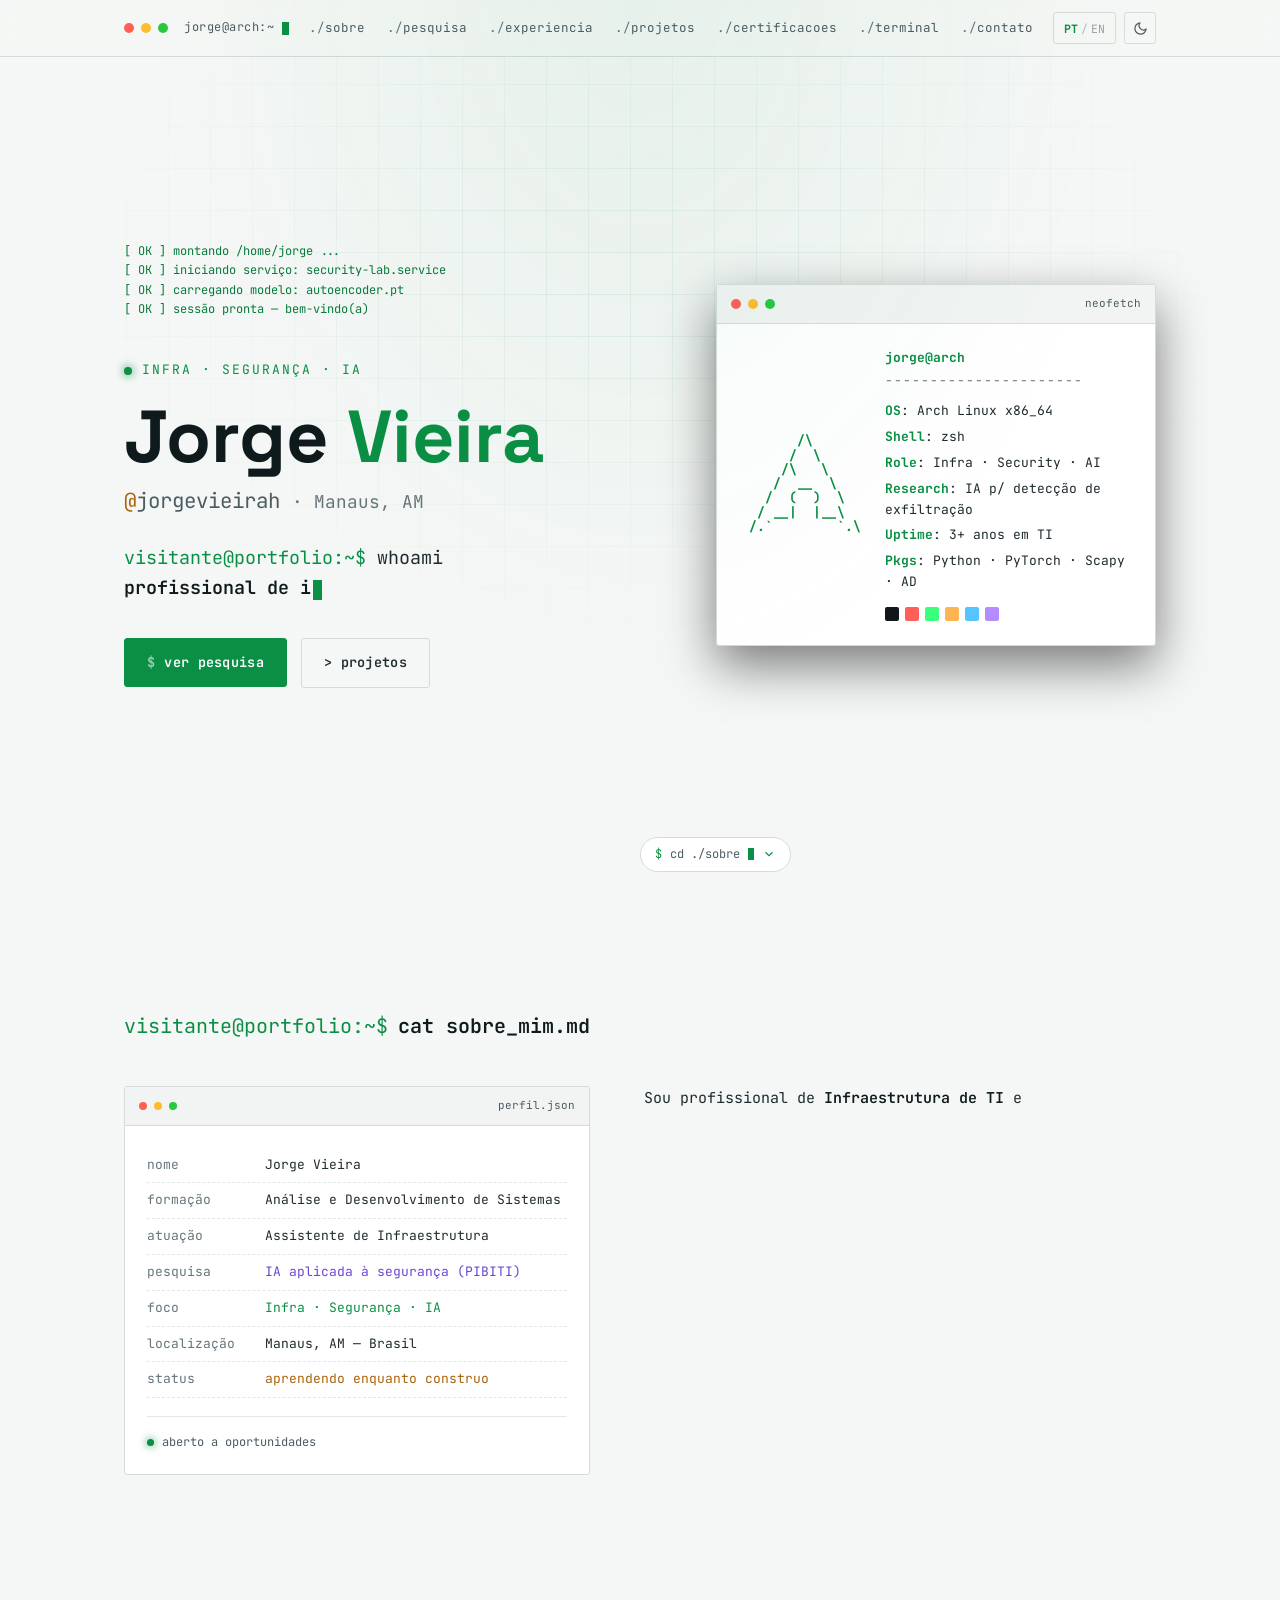
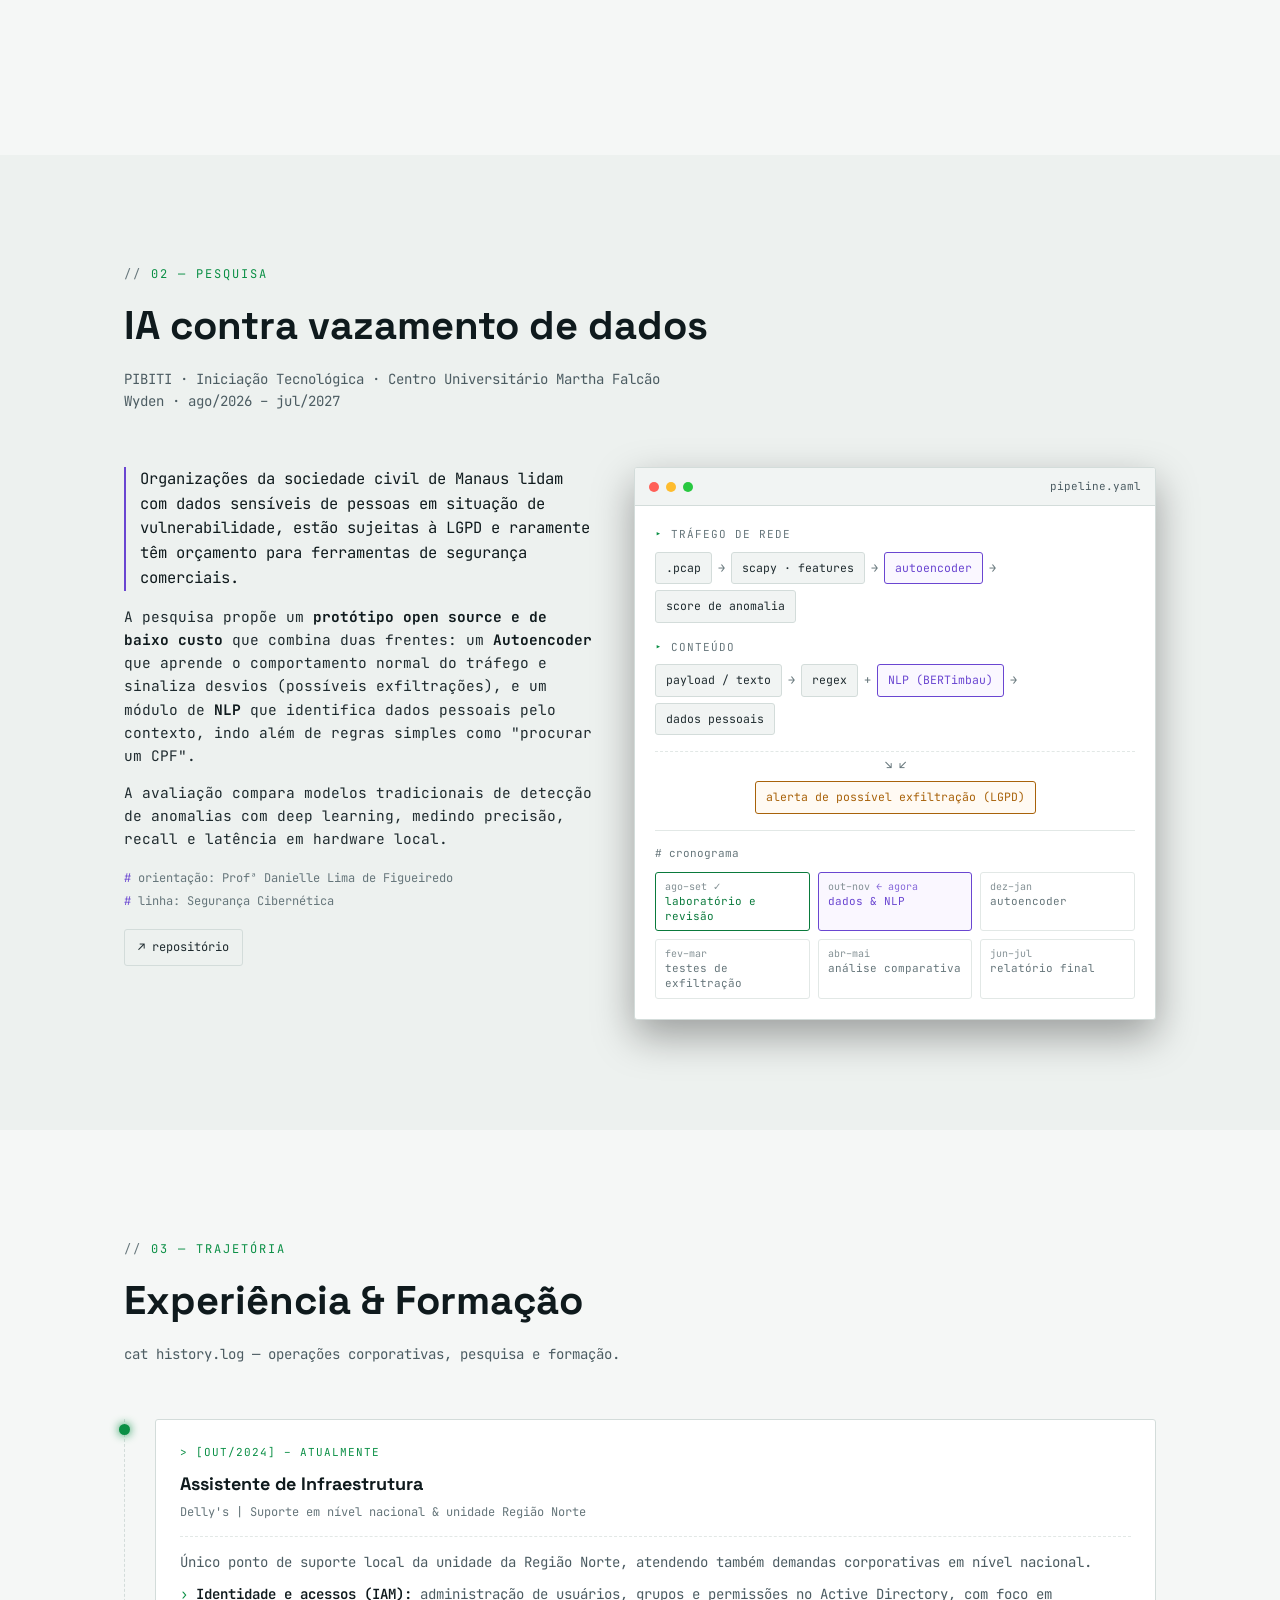
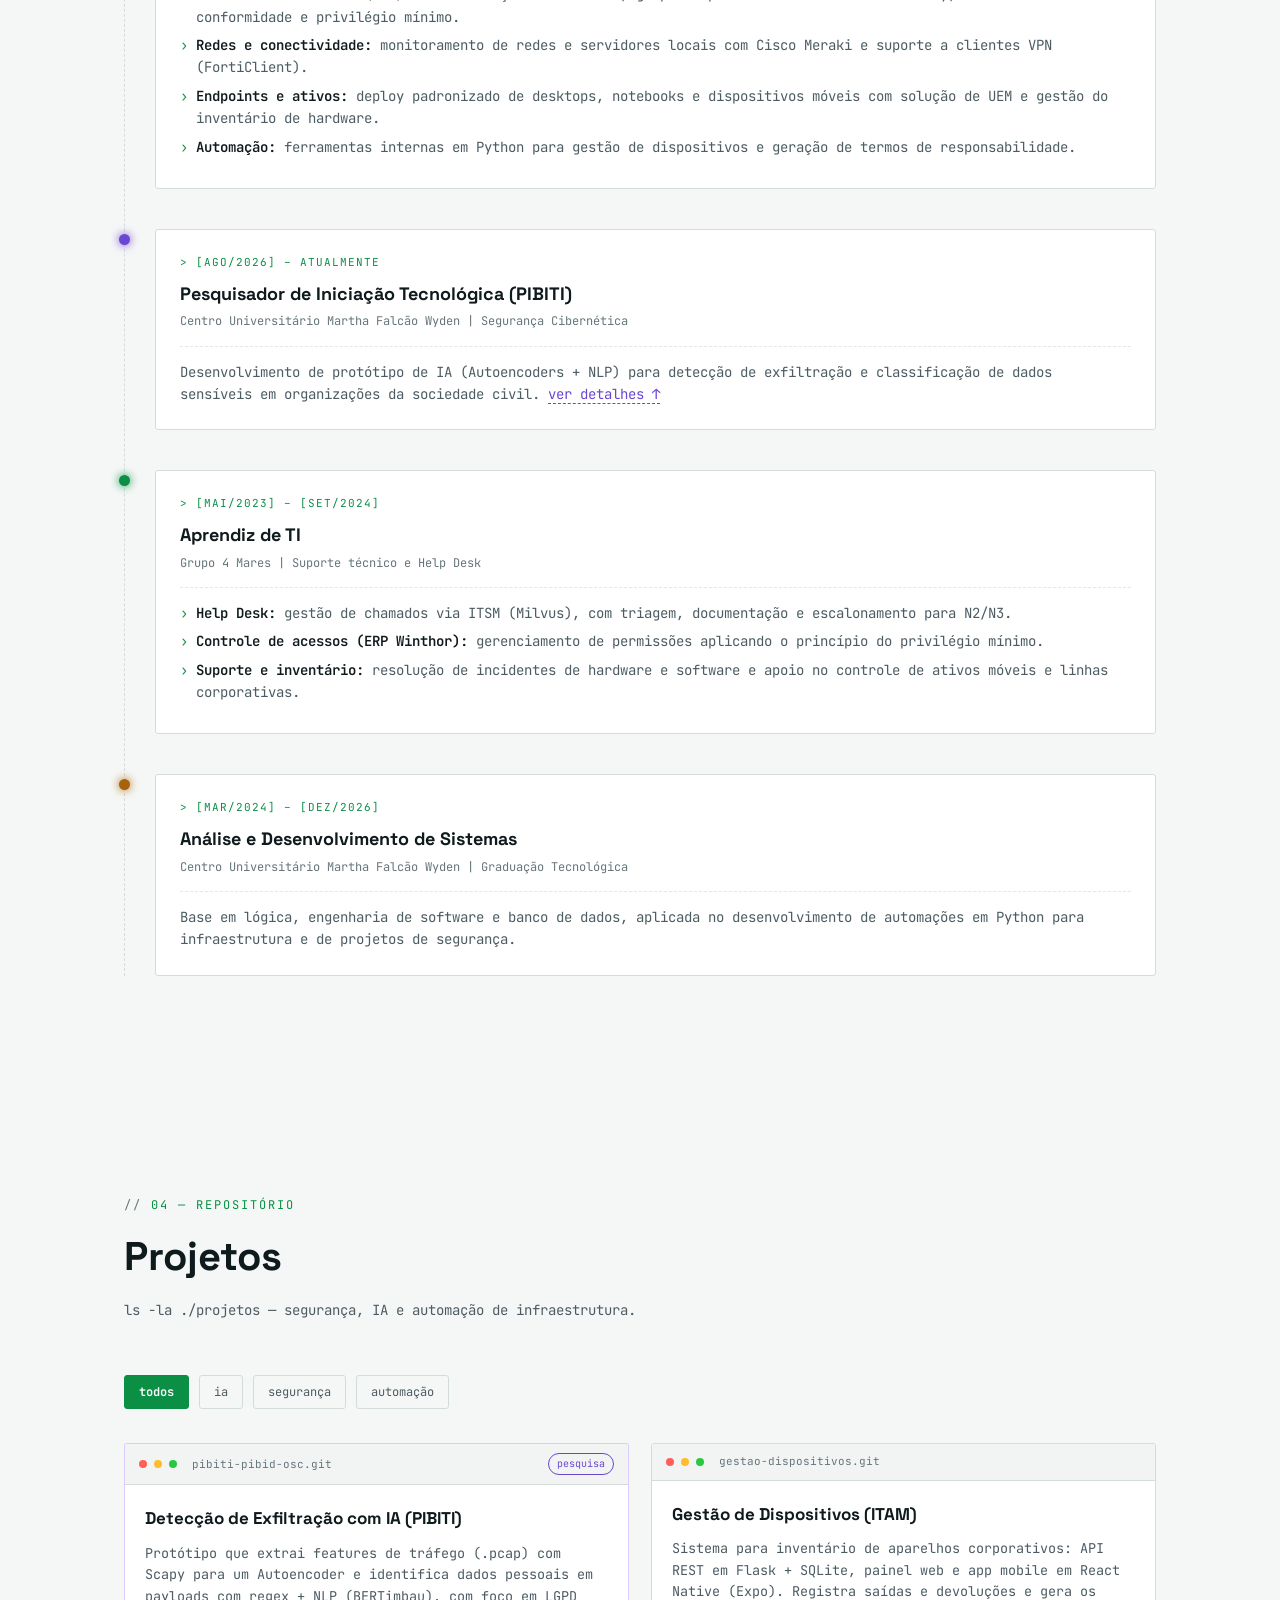
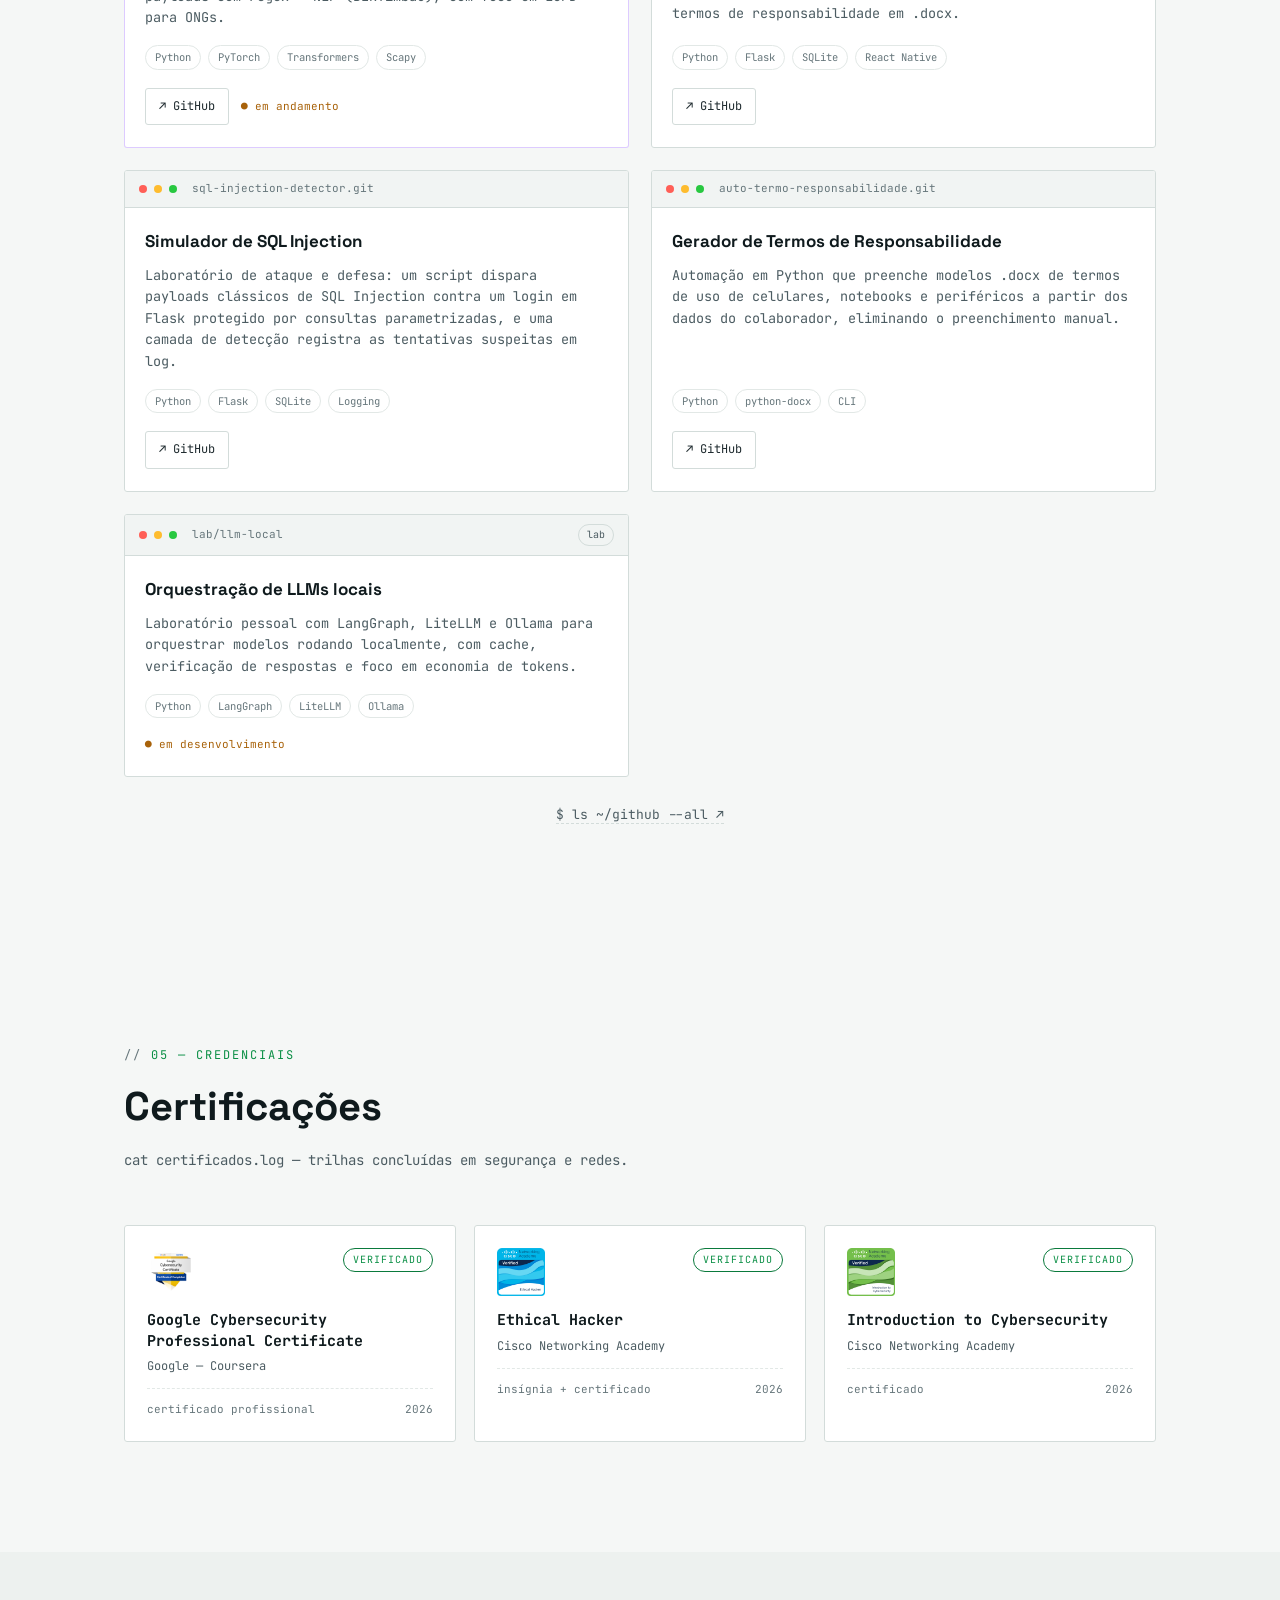
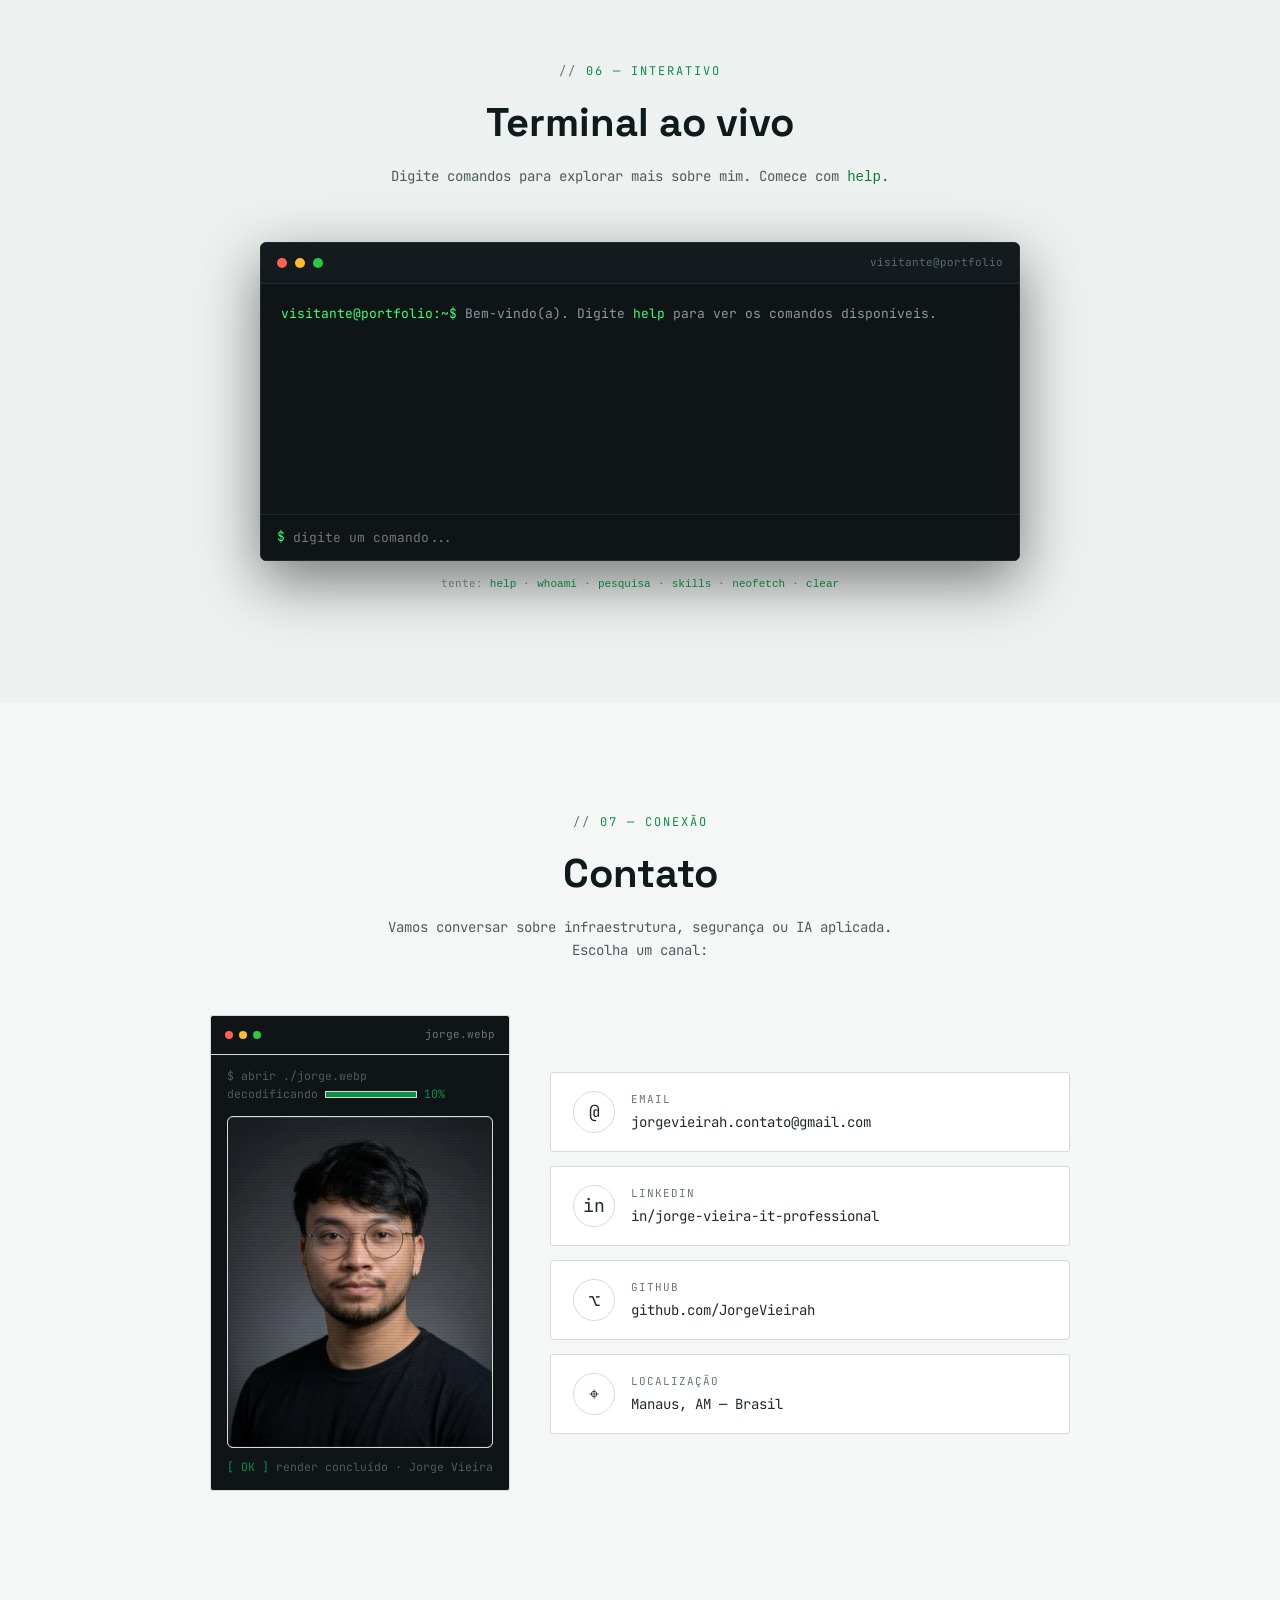
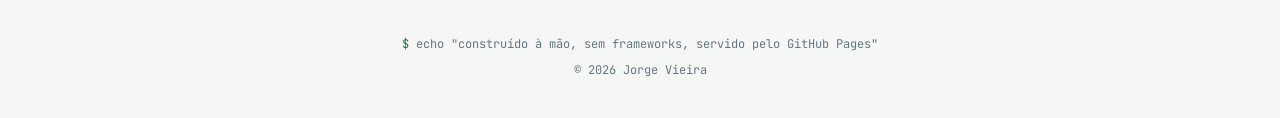
<file: index.html>
<!DOCTYPE html>
<html lang="pt-BR" data-theme="dark">
<head>
    <meta charset="UTF-8">
    <meta name="viewport" content="width=device-width, initial-scale=1.0">
    <title>Jorge Vieira — Infraestrutura, Segurança &amp; IA</title>
    <meta name="description" content="Portfólio de Jorge Vieira: infraestrutura de TI, cibersegurança e IA aplicada à segurança. Pesquisa PIBITI em detecção de exfiltração de dados e proteção de dados sensíveis (LGPD). Manaus, AM.">
    <meta property="og:title" content="Jorge Vieira — Infraestrutura, Segurança & IA">
    <meta property="og:description" content="Infraestrutura de TI, cibersegurança e IA aplicada à segurança. Manaus, AM.">
    <meta property="og:type" content="website">
    <meta property="og:url" content="https://jorgevieirah.github.io/">
    <meta property="og:image" content="https://jorgevieirah.github.io/assets/img/portrait.webp">
    <meta name="theme-color" content="#0a0e0f">
    <script>
      /* aplica tema e idioma salvos antes da pintura, evitando flash */
      (function () {
        try {
          var t = localStorage.getItem('jv-theme');
          if (!t) t = window.matchMedia && window.matchMedia('(prefers-color-scheme: light)').matches ? 'light' : 'dark';
          document.documentElement.setAttribute('data-theme', t);
          var l = localStorage.getItem('jv-lang');
          if (l === 'en') document.documentElement.setAttribute('lang', 'en');
        } catch (e) {}
      })();
    </script>
    <link rel="preconnect" href="https://fonts.googleapis.com">
    <link rel="preconnect" href="https://fonts.gstatic.com" crossorigin>
    <link href="https://fonts.googleapis.com/css2?family=JetBrains+Mono:wght@400;500;600;700;800&family=Space+Grotesk:wght@500;600;700&display=swap" rel="stylesheet">
    <link rel="stylesheet" href="css/style.css">
</head>
<body>

    <!-- ======================= TOPBAR ======================= -->
    <header class="termbar" id="termbar">
        <div class="termbar-inner">
            <div style="display:flex; align-items:center; gap:16px;">
                <div class="dots"><span class="dot r"></span><span class="dot y"></span><span class="dot g"></span></div>
                <div class="termbar-title">jorge@arch:~<span class="blinker"></span></div>
            </div>
            <nav class="navlinks" id="navlinks">
                <a href="#sobre" data-en="about">sobre</a>
                <a href="#pesquisa" data-en="research">pesquisa</a>
                <a href="#experiencia" data-en="experience">experiencia</a>
                <a href="#projetos" data-en="projects">projetos</a>
                <a href="#certificacoes" data-en="certifications">certificacoes</a>
                <a href="#terminal" data-en="terminal">terminal</a>
                <a href="#contato" data-en="contact">contato</a>
            </nav>
            <div class="term-controls">
                <button class="ctrl-btn" id="langToggle" aria-label="Mudar idioma para inglês" data-en-aria="Switch language to Portuguese">
                    <span class="lang-opt" data-lang="pt">PT</span><span class="lang-sep">/</span><span class="lang-opt" data-lang="en">EN</span>
                </button>
                <button class="ctrl-btn icon" id="themeToggle" aria-label="Alternar tema claro/escuro" data-en-aria="Toggle light/dark theme">
                    <svg class="ico-sun" viewBox="0 0 24 24" aria-hidden="true"><circle cx="12" cy="12" r="4"/><path d="M12 2v2M12 20v2M4.9 4.9l1.4 1.4M17.7 17.7l1.4 1.4M2 12h2M20 12h2M4.9 19.1l1.4-1.4M17.7 6.3l1.4-1.4"/></svg>
                    <svg class="ico-moon" viewBox="0 0 24 24" aria-hidden="true"><path d="M21 12.8A9 9 0 1 1 11.2 3a7 7 0 0 0 9.8 9.8z"/></svg>
                </button>
                <button class="nav-toggle" id="navToggle" aria-label="Abrir menu">≡</button>
            </div>
        </div>
        <div class="scroll-progress" id="scrollProgress" aria-hidden="true"></div>
    </header>

    <!-- ======================= HERO ======================= -->
    <section class="hero" id="topo">
        <div class="hero-grid-bg"></div>

        <div class="wrap hero-content-wrapper">

            <div class="hero-text-side">
                <div class="boot-log">
                    <div><span>[ OK ]</span> <span data-en="mounting /home/jorge ...">montando /home/jorge ...</span></div>
                    <div><span>[ OK ]</span> <span data-en="starting service: security-lab.service">iniciando serviço: security-lab.service</span></div>
                    <div><span>[ OK ]</span> <span data-en="loading model: autoencoder.pt">carregando modelo: autoencoder.pt</span></div>
                    <div><span>[ OK ]</span> <span data-en="session ready — welcome">sessão pronta — bem-vindo(a)</span></div>
                </div>

                <span class="hero-eyebrow">infra · <span class="glitch" data-words="segurança|security|cybersecurity" data-words-en="security|segurança|cybersecurity">segurança</span> · <span class="glitch" data-words="ia|ai|machine learning" data-words-en="ai|ia|machine learning">ia</span></span>

                <h1>Jorge <span class="accent glitch-name">Vieira</span></h1>
                <div class="hero-handle"><span class="at">@</span>jorgevieirah <span class="hero-loc">· Manaus, AM</span></div>

                <div class="typewrap">
                    <span class="prompt" data-en="visitor@portfolio:~$">visitante@portfolio:~$</span> whoami<br>
                    <span id="typed-role"></span><span class="caret"></span>
                </div>

                <div class="hero-cta">
                    <a href="#pesquisa" class="btn btn-primary" data-en="see research">ver pesquisa</a>
                    <a href="#projetos" class="btn btn-ghost" data-en="&gt; projects">&gt; projetos</a>
                </div>
            </div>

            <div class="hero-graphic-side">
                <div class="neofetch-card">
                    <div class="nf-bar">
                        <span class="dot r"></span><span class="dot y"></span><span class="dot g"></span>
                        <span class="nf-title">neofetch</span>
                    </div>
                    <div class="nf-body">
                        <div class="nf-ascii">
<pre>
       /\
      /  \
     /\   \
    /  __  \
   /  (  )  \
  / __|  |__\
 /.`        `.\
</pre>
                        </div>
                        <div class="nf-info">
                            <div class="nf-user">jorge@arch</div>
                            <div class="nf-divider">----------------------</div>
                            <div class="nf-row"><span class="nf-key">OS</span>: <span class="nf-val">Arch Linux x86_64</span></div>
                            <div class="nf-row"><span class="nf-key">Shell</span>: <span class="nf-val">zsh</span></div>
                            <div class="nf-row"><span class="nf-key">Role</span>: <span class="nf-val">Infra · Security · AI</span></div>
                            <div class="nf-row"><span class="nf-key">Research</span>: <span class="nf-val" data-en="AI for exfiltration detection">IA p/ detecção de exfiltração</span></div>
                            <div class="nf-row"><span class="nf-key">Uptime</span>: <span class="nf-val" data-en="3+ years in IT">3+ anos em TI</span></div>
                            <div class="nf-row"><span class="nf-key">Pkgs</span>: <span class="nf-val">Python · PyTorch · Scapy · AD</span></div>

                            <div class="nf-colors">
                                <span style="background: #10161a;"></span>
                                <span style="background: #ff5f57;"></span>
                                <span style="background: #39ff7a;"></span>
                                <span style="background: #ffb454;"></span>
                                <span style="background: #58c4ff;"></span>
                                <span style="background: #b48cff;"></span>
                            </div>
                        </div>
                    </div>
                </div>
            </div>

        </div>

        <!-- indicador de próxima seção: um comando que leva ao prompt do "Sobre" -->
        <a class="next-cmd" href="#sobre" id="nextCmd">
            <span class="p">$</span> <span data-en="cd ./about">cd ./sobre</span><span class="caret-sm"></span>
            <svg class="chev" viewBox="0 0 24 24" aria-hidden="true"><path d="M6 9l6 6 6-6"/></svg>
        </a>
    </section>

    <!-- ======================= SOBRE MIM ======================= -->
    <section class="about reveal" id="sobre">
        <div class="wrap">

            <div class="sec-head-terminal">
                <div class="terminal-prompt-line">
                    <span class="prompt" data-en="visitor@portfolio:~$">visitante@portfolio:~$</span>
                    <span class="run-command" data-en="cat about_me.md">cat sobre_mim.md</span>
                </div>
            </div>

            <div class="about-grid">
                <div class="profile-card">
                    <div class="pc-bar">
                        <span class="dot r" style="width:8px;height:8px;"></span>
                        <span class="dot y" style="width:8px;height:8px;"></span>
                        <span class="dot g" style="width:8px;height:8px;"></span>
                        <span class="f" data-en="profile.json">perfil.json</span>
                    </div>
                    <div class="pc-body">
                        <div class="pc-row"><span class="pc-key" data-en="name">nome</span><span class="pc-val">Jorge Vieira</span></div>
                        <div class="pc-row"><span class="pc-key" data-en="degree">formação</span><span class="pc-val" data-en="Systems Analysis and Development">Análise e Desenvolvimento de Sistemas</span></div>
                        <div class="pc-row"><span class="pc-key" data-en="role">atuação</span><span class="pc-val" data-en="IT Infrastructure Assistant">Assistente de Infraestrutura</span></div>
                        <div class="pc-row"><span class="pc-key" data-en="research">pesquisa</span><span class="pc-val violet" data-en="AI applied to security (PIBITI)">IA aplicada à segurança (PIBITI)</span></div>
                        <div class="pc-row"><span class="pc-key" data-en="focus">foco</span><span class="pc-val green" data-en="Infra · Security · AI">Infra · Segurança · IA</span></div>
                        <div class="pc-row"><span class="pc-key" data-en="location">localização</span><span class="pc-val">Manaus, AM — Brasil</span></div>
                        <div class="pc-row"><span class="pc-key">status</span><span class="pc-val amber" data-en="learning while building">aprendendo enquanto construo</span></div>
                        <div class="status-line"><span class="status-dot"></span> <span data-en="open to opportunities">aberto a oportunidades</span></div>
                    </div>
                </div>

                <div class="about-text">
                    <p data-en="I work in <strong>IT Infrastructure</strong> and I am graduating in Systems Analysis and Development. Day to day, I handle identity and access management in Active Directory, network monitoring with Cisco Meraki, endpoint management and nationwide technical support.">
                        Sou profissional de <strong>Infraestrutura de TI</strong> e formando em Análise e Desenvolvimento de Sistemas. No dia a dia, cuido da gestão de identidades e acessos no Active Directory, do monitoramento de redes com Cisco Meraki, da gestão de endpoints e do suporte técnico em nível nacional.
                    </p>
                    <p data-en="Outside work, I study <span class='hl'>cybersecurity</span> and build labs to test things in practice: traffic capture and analysis, intrusion detection and log analysis. I use <strong>Linux</strong> as my main system (Arch and Fedora) and apply <strong>Python</strong> to automate whatever is repetitive.">
                        Fora do expediente, estudo <span class="hl">cibersegurança</span> e monto laboratórios para testar na prática: captura e análise de tráfego, detecção de intrusão e análise de logs. Uso <strong>Linux</strong> como sistema principal (Arch e Fedora) e aplico <strong>Python</strong> para automatizar o que é repetitivo.
                    </p>
                    <p data-en="Today my focus is where security meets <span class='hl-violet'>artificial intelligence</span>. In my technology research grant (PIBITI), I am building a low-cost prototype that uses <strong>Autoencoders</strong> and <strong>NLP</strong> to detect data exfiltration and protect sensitive data in civil society organizations, with a focus on Brazil's data protection law (LGPD).">
                        Hoje meu foco está na interseção entre segurança e <span class="hl-violet">inteligência artificial</span>. Na minha iniciação tecnológica (PIBITI), desenvolvo um protótipo de baixo custo que usa <strong>Autoencoders</strong> e <strong>NLP</strong> para detectar exfiltração e proteger dados sensíveis em organizações da sociedade civil, com foco na LGPD.
                    </p>
                    <p data-en="In security, whoever stops learning falls behind, and I bring that to everything I do: every project is a chance to understand a system a little deeper and document what I found along the way.">
                        Em segurança, quem para de aprender fica para trás, e eu levo isso para tudo o que faço: cada projeto é uma chance de entender um sistema um pouco mais a fundo e registrar o que descobri no caminho.
                    </p>

                    <div class="skills-block">
                        <div class="skill-group">
                            <h3><span class="sg-dot green"></span>infra &amp; linux</h3>
                            <div class="skill-tags stagger">
                                <span class="tag">Linux (Arch / Fedora)</span>
                                <span class="tag">Active Directory / IAM</span>
                                <span class="tag">Cisco Meraki</span>
                                <span class="tag" data-en="TCP/IP networking">Redes TCP/IP</span>
                                <span class="tag">UEM / MDM</span>
                                <span class="tag">Git &amp; GitHub</span>
                            </div>
                        </div>
                        <div class="skill-group">
                            <h3><span class="sg-dot amber"></span><span data-en="security">segurança</span></h3>
                            <div class="skill-tags stagger">
                                <span class="tag amber">Wireshark</span>
                                <span class="tag amber">Nmap</span>
                                <span class="tag amber">Suricata</span>
                                <span class="tag amber">Splunk / SIEM</span>
                                <span class="tag amber">Hardening</span>
                                <span class="tag amber">LGPD</span>
                            </div>
                        </div>
                        <div class="skill-group">
                            <h3><span class="sg-dot violet"></span><span data-en="ai &amp; data">ia &amp; dados</span></h3>
                            <div class="skill-tags stagger">
                                <span class="tag violet">Python</span>
                                <span class="tag violet">PyTorch</span>
                                <span class="tag violet">scikit-learn</span>
                                <span class="tag violet">Hugging Face / BERTimbau</span>
                                <span class="tag violet">pandas</span>
                                <span class="tag violet">Scapy</span>
                            </div>
                        </div>
                    </div>
                </div>
            </div>
        </div>
    </section>

    <!-- ======================= PESQUISA ======================= -->
    <section id="pesquisa" class="research reveal">
        <div class="wrap">
            <div class="sec-head">
                <span class="sec-tag" data-en="02 — research">02 — pesquisa</span>
                <h2 class="sec-title"><span data-en="AI against">IA contra</span> <span class="glitch" data-words="vazamento de dados|data leaks|exfiltração" data-words-en="data leaks|vazamento de dados|exfiltration">vazamento de dados</span></h2>
                <p class="sec-sub" data-en="PIBITI · Technology Research Grant · Centro Universitário Martha Falcão Wyden · Aug/2026 – Jul/2027">PIBITI · Iniciação Tecnológica · Centro Universitário Martha Falcão Wyden · ago/2026 – jul/2027</p>
            </div>

            <div class="research-grid">
                <div class="research-text">
                    <p class="rs-lead" data-en="Civil society organizations in Manaus handle sensitive data about people in vulnerable situations, are subject to the LGPD and rarely have budget for commercial security tools.">
                        Organizações da sociedade civil de Manaus lidam com dados sensíveis de pessoas em situação de vulnerabilidade, estão sujeitas à LGPD e raramente têm orçamento para ferramentas de segurança comerciais.
                    </p>
                    <p data-en="The research proposes an <strong>open source, low-cost prototype</strong> that combines two fronts: an <strong>Autoencoder</strong> that learns the normal behavior of network traffic and flags deviations (possible exfiltration), and an <strong>NLP</strong> module that identifies personal data by context, going beyond simple rules such as &quot;look for a CPF number&quot;.">
                        A pesquisa propõe um <strong>protótipo open source e de baixo custo</strong> que combina duas frentes: um <strong>Autoencoder</strong> que aprende o comportamento normal do tráfego e sinaliza desvios (possíveis exfiltrações), e um módulo de <strong>NLP</strong> que identifica dados pessoais pelo contexto, indo além de regras simples como "procurar um CPF".
                    </p>
                    <p data-en="The evaluation compares traditional anomaly detection models with deep learning, measuring precision, recall and latency on local hardware.">
                        A avaliação compara modelos tradicionais de detecção de anomalias com deep learning, medindo precisão, recall e latência em hardware local.
                    </p>
                    <div class="rs-meta">
                        <span data-en="advisor: Prof. Danielle Lima de Figueiredo">orientação: Profª Danielle Lima de Figueiredo</span>
                        <span data-en="research line: Cybersecurity">linha: Segurança Cibernética</span>
                    </div>
                    <div class="proj-links rs-links">
                        <a href="https://github.com/JorgeVieirah/pibiti-pibid-osc" target="_blank" rel="noopener" data-en="↗ repository">↗ repositório</a>
                    </div>
                </div>

                <div class="pipeline-card" aria-label="Arquitetura do protótipo">
                    <div class="nf-bar">
                        <span class="dot r"></span><span class="dot y"></span><span class="dot g"></span>
                        <span class="nf-title">pipeline.yaml</span>
                    </div>
                    <div class="pipeline-body">
                        <div class="lane">
                            <div class="lane-label" data-en="network traffic">tráfego de rede</div>
                            <div class="lane-steps">
                                <span class="step">.pcap</span><span class="arrow">→</span>
                                <span class="step">scapy · features</span><span class="arrow">→</span>
                                <span class="step violet">autoencoder</span><span class="arrow">→</span>
                                <span class="step" data-en="anomaly score">score de anomalia</span>
                            </div>
                        </div>
                        <div class="lane">
                            <div class="lane-label" data-en="content">conteúdo</div>
                            <div class="lane-steps">
                                <span class="step" data-en="payload / text">payload / texto</span><span class="arrow">→</span>
                                <span class="step">regex</span><span class="arrow">+</span>
                                <span class="step violet">NLP (BERTimbau)</span><span class="arrow">→</span>
                                <span class="step" data-en="personal data">dados pessoais</span>
                            </div>
                        </div>
                        <div class="lane merge">
                            <span class="arrow">↘ ↙</span>
                            <span class="step alert" data-en="possible exfiltration alert (LGPD)">alerta de possível exfiltração (LGPD)</span>
                        </div>

                        <div class="roadmap">
                            <div class="roadmap-title" data-en="# timeline"># cronograma</div>
                            <ol class="roadmap-steps">
                                <li class="done"><span data-en="aug–sep">ago–set</span><span data-en="lab and literature review">laboratório e revisão</span></li>
                                <li class="current"><span data-en="oct–nov">out–nov</span><span data-en="data &amp; NLP">dados &amp; NLP</span></li>
                                <li><span data-en="dec–jan">dez–jan</span>autoencoder</li>
                                <li><span data-en="feb–mar">fev–mar</span><span data-en="exfiltration tests">testes de exfiltração</span></li>
                                <li><span data-en="apr–may">abr–mai</span><span data-en="comparative analysis">análise comparativa</span></li>
                                <li><span data-en="jun–jul">jun–jul</span><span data-en="final report">relatório final</span></li>
                            </ol>
                        </div>
                    </div>
                </div>
            </div>
        </div>
    </section>

    <!-- ======================= EXPERIÊNCIA / CARREIRA ======================= -->
    <section id="experiencia" class="reveal">
        <div class="wrap">
            <div class="sec-head">
                <span class="sec-tag" data-en="03 — career">03 — trajetória</span>
                <h2 class="sec-title" data-en="Experience &amp; Education">Experiência &amp; Formação</h2>
                <p class="sec-sub" data-en="cat history.log — corporate operations, research and education.">cat history.log — operações corporativas, pesquisa e formação.</p>
            </div>

            <div class="timeline stagger">
                <div class="timeline-item">
                    <div class="timeline-dot"></div>
                    <div class="timeline-content">
                        <span class="timeline-date" data-en="[Oct/2024] – Present">[Out/2024] – Atualmente</span>
                        <h3 class="timeline-title" data-en="IT Infrastructure Assistant">Assistente de Infraestrutura</h3>
                        <div class="timeline-meta" data-en="Delly's | Nationwide support &amp; North Region unit">Delly's | Suporte em nível nacional &amp; unidade Região Norte</div>
                        <p data-en="The only on-site support for the North Region unit, also handling corporate requests nationwide.">
                            Único ponto de suporte local da unidade da Região Norte, atendendo também demandas corporativas em nível nacional.
                        </p>
                        <ul class="tl-list">
                            <li data-en="<strong>Identity and access (IAM):</strong> managing users, groups and permissions in Active Directory, with a focus on compliance and least privilege."><strong>Identidade e acessos (IAM):</strong> administração de usuários, grupos e permissões no Active Directory, com foco em conformidade e privilégio mínimo.</li>
                            <li data-en="<strong>Networking:</strong> monitoring local networks and servers with Cisco Meraki and supporting VPN clients (FortiClient)."><strong>Redes e conectividade:</strong> monitoramento de redes e servidores locais com Cisco Meraki e suporte a clientes VPN (FortiClient).</li>
                            <li data-en="<strong>Endpoints and assets:</strong> standardized deployment of desktops, notebooks and mobile devices with a UEM solution, plus hardware inventory management."><strong>Endpoints e ativos:</strong> deploy padronizado de desktops, notebooks e dispositivos móveis com solução de UEM e gestão do inventário de hardware.</li>
                            <li data-en="<strong>Automation:</strong> internal Python tools for device management and for generating equipment responsibility forms."><strong>Automação:</strong> ferramentas internas em Python para gestão de dispositivos e geração de termos de responsabilidade.</li>
                        </ul>
                    </div>
                </div>

                <div class="timeline-item">
                    <div class="timeline-dot violet"></div>
                    <div class="timeline-content">
                        <span class="timeline-date" data-en="[Aug/2026] – Present">[Ago/2026] – Atualmente</span>
                        <h3 class="timeline-title" data-en="Technology Research Student (PIBITI)">Pesquisador de Iniciação Tecnológica (PIBITI)</h3>
                        <div class="timeline-meta" data-en="Centro Universitário Martha Falcão Wyden | Cybersecurity">Centro Universitário Martha Falcão Wyden | Segurança Cibernética</div>
                        <p data-en="Building an AI prototype (Autoencoders + NLP) to detect exfiltration and classify sensitive data in civil society organizations. <a class='inline-link' href='#pesquisa'>see details ↑</a>">
                            Desenvolvimento de protótipo de IA (Autoencoders + NLP) para detecção de exfiltração e classificação de dados sensíveis em organizações da sociedade civil. <a class="inline-link" href="#pesquisa">ver detalhes ↑</a>
                        </p>
                    </div>
                </div>

                <div class="timeline-item">
                    <div class="timeline-dot"></div>
                    <div class="timeline-content">
                        <span class="timeline-date" data-en="[May/2023] – [Sep/2024]">[Mai/2023] – [Set/2024]</span>
                        <h3 class="timeline-title" data-en="IT Apprentice">Aprendiz de TI</h3>
                        <div class="timeline-meta" data-en="Grupo 4 Mares | Technical support and Help Desk">Grupo 4 Mares | Suporte técnico e Help Desk</div>
                        <ul class="tl-list">
                            <li data-en="<strong>Help Desk:</strong> ticket management in an ITSM tool (Milvus), with triage, documentation and escalation to L2/L3."><strong>Help Desk:</strong> gestão de chamados via ITSM (Milvus), com triagem, documentação e escalonamento para N2/N3.</li>
                            <li data-en="<strong>Access control (Winthor ERP):</strong> permission management applying the principle of least privilege."><strong>Controle de acessos (ERP Winthor):</strong> gerenciamento de permissões aplicando o princípio do privilégio mínimo.</li>
                            <li data-en="<strong>Support and inventory:</strong> hardware and software incident resolution and support for mobile asset and corporate line inventory."><strong>Suporte e inventário:</strong> resolução de incidentes de hardware e software e apoio no controle de ativos móveis e linhas corporativas.</li>
                        </ul>
                    </div>
                </div>

                <div class="timeline-item">
                    <div class="timeline-dot amber"></div>
                    <div class="timeline-content">
                        <span class="timeline-date" data-en="[Mar/2024] – [Dec/2026]">[Mar/2024] – [Dez/2026]</span>
                        <h3 class="timeline-title" data-en="Systems Analysis and Development">Análise e Desenvolvimento de Sistemas</h3>
                        <div class="timeline-meta" data-en="Centro Universitário Martha Falcão Wyden | Technology Degree">Centro Universitário Martha Falcão Wyden | Graduação Tecnológica</div>
                        <p data-en="Foundations in logic, software engineering and databases, applied to Python automation for infrastructure and to security projects.">
                            Base em lógica, engenharia de software e banco de dados, aplicada no desenvolvimento de automações em Python para infraestrutura e de projetos de segurança.
                        </p>
                    </div>
                </div>
            </div>
        </div>
    </section>

    <!-- ======================= PROJETOS ======================= -->
    <section id="projetos" class="reveal">
        <div class="wrap">
            <div class="sec-head">
                <span class="sec-tag" data-en="04 — repository">04 — repositório</span>
                <h2 class="sec-title" data-en="Projects">Projetos</h2>
                <p class="sec-sub" data-en="ls -la ./projects — security, AI and infrastructure automation.">ls -la ./projetos — segurança, IA e automação de infraestrutura.</p>
            </div>

            <div class="projects-toolbar">
                <button class="filter-btn active" data-filter="all" data-en="all">todos</button>
                <button class="filter-btn" data-filter="ia" data-en="ai">ia</button>
                <button class="filter-btn" data-filter="seguranca" data-en="security">segurança</button>
                <button class="filter-btn" data-filter="automacao" data-en="automation">automação</button>
            </div>

            <div class="proj-grid stagger" id="projGrid">

                <article class="proj-card featured" data-cat="ia seguranca" data-tone="violet">
                    <div class="proj-termbar">
                        <span class="pdot" style="background:#ff5f57;"></span>
                        <span class="pdot" style="background:#febc2e;"></span>
                        <span class="pdot" style="background:#28c840;"></span>
                        <span class="path">pibiti-pibid-osc.git</span>
                        <span class="badge violet" data-en="research">pesquisa</span>
                    </div>
                    <div class="proj-body">
                        <h3 data-en="AI-based Exfiltration Detection (PIBITI)">Detecção de Exfiltração com IA (PIBITI)</h3>
                        <p data-en="Prototype that extracts traffic features (.pcap) with Scapy for an Autoencoder and identifies personal data in payloads with regex + NLP (BERTimbau), focused on LGPD compliance for NGOs.">Protótipo que extrai features de tráfego (.pcap) com Scapy para um Autoencoder e identifica dados pessoais em payloads com regex + NLP (BERTimbau), com foco em LGPD para ONGs.</p>
                        <div class="proj-stack"><span>Python</span><span>PyTorch</span><span>Transformers</span><span>Scapy</span></div>
                        <div class="proj-links">
                            <a href="https://github.com/JorgeVieirah/pibiti-pibid-osc" target="_blank" rel="noopener">↗ GitHub</a>
                            <span class="wip" data-en="in progress">em andamento</span>
                        </div>
                    </div>
                </article>

                <article class="proj-card" data-cat="automacao" data-tone="green">
                    <div class="proj-termbar">
                        <span class="pdot" style="background:#ff5f57;"></span>
                        <span class="pdot" style="background:#febc2e;"></span>
                        <span class="pdot" style="background:#28c840;"></span>
                        <span class="path">gestao-dispositivos.git</span>
                    </div>
                    <div class="proj-body">
                        <h3 data-en="Device Management (ITAM)">Gestão de Dispositivos (ITAM)</h3>
                        <p data-en="Inventory system for corporate devices: Flask + SQLite REST API, web dashboard and React Native (Expo) mobile app. Tracks check-outs and returns and generates responsibility forms in .docx.">Sistema para inventário de aparelhos corporativos: API REST em Flask + SQLite, painel web e app mobile em React Native (Expo). Registra saídas e devoluções e gera os termos de responsabilidade em .docx.</p>
                        <div class="proj-stack"><span>Python</span><span>Flask</span><span>SQLite</span><span>React Native</span></div>
                        <div class="proj-links">
                            <a href="https://github.com/JorgeVieirah/gestao-dispositivos" target="_blank" rel="noopener">↗ GitHub</a>
                        </div>
                    </div>
                </article>

                <article class="proj-card" data-cat="seguranca" data-tone="amber">
                    <div class="proj-termbar">
                        <span class="pdot" style="background:#ff5f57;"></span>
                        <span class="pdot" style="background:#febc2e;"></span>
                        <span class="pdot" style="background:#28c840;"></span>
                        <span class="path">sql-injection-detector.git</span>
                    </div>
                    <div class="proj-body">
                        <h3 data-en="SQL Injection Lab">Simulador de SQL Injection</h3>
                        <p data-en="Attack and defense lab: a script fires classic SQL Injection payloads at a Flask login protected by parameterized queries, while a detection layer logs the suspicious attempts.">Laboratório de ataque e defesa: um script dispara payloads clássicos de SQL Injection contra um login em Flask protegido por consultas parametrizadas, e uma camada de detecção registra as tentativas suspeitas em log.</p>
                        <div class="proj-stack"><span>Python</span><span>Flask</span><span>SQLite</span><span>Logging</span></div>
                        <div class="proj-links">
                            <a href="https://github.com/JorgeVieirah/Simulador-de-SQL-Injection-Detector" target="_blank" rel="noopener">↗ GitHub</a>
                        </div>
                    </div>
                </article>

                <article class="proj-card" data-cat="automacao" data-tone="green">
                    <div class="proj-termbar">
                        <span class="pdot" style="background:#ff5f57;"></span>
                        <span class="pdot" style="background:#febc2e;"></span>
                        <span class="pdot" style="background:#28c840;"></span>
                        <span class="path">auto-termo-responsabilidade.git</span>
                    </div>
                    <div class="proj-body">
                        <h3 data-en="Responsibility Form Generator">Gerador de Termos de Responsabilidade</h3>
                        <p data-en="Python automation that fills .docx templates of equipment use forms (phones, notebooks and peripherals) from employee data, removing manual work.">Automação em Python que preenche modelos .docx de termos de uso de celulares, notebooks e periféricos a partir dos dados do colaborador, eliminando o preenchimento manual.</p>
                        <div class="proj-stack"><span>Python</span><span>python-docx</span><span>CLI</span></div>
                        <div class="proj-links">
                            <a href="https://github.com/JorgeVieirah/Auto-Termo-Responsabilidade" target="_blank" rel="noopener">↗ GitHub</a>
                        </div>
                    </div>
                </article>

                <article class="proj-card" data-cat="ia" data-tone="violet">
                    <div class="proj-termbar">
                        <span class="pdot" style="background:#ff5f57;"></span>
                        <span class="pdot" style="background:#febc2e;"></span>
                        <span class="pdot" style="background:#28c840;"></span>
                        <span class="path">lab/llm-local</span>
                        <span class="badge">lab</span>
                    </div>
                    <div class="proj-body">
                        <h3 data-en="Local LLM Orchestration">Orquestração de LLMs locais</h3>
                        <p data-en="Personal lab with LangGraph, LiteLLM and Ollama to orchestrate locally running models, with caching, answer verification and a focus on saving tokens.">Laboratório pessoal com LangGraph, LiteLLM e Ollama para orquestrar modelos rodando localmente, com cache, verificação de respostas e foco em economia de tokens.</p>
                        <div class="proj-stack"><span>Python</span><span>LangGraph</span><span>LiteLLM</span><span>Ollama</span></div>
                        <div class="proj-links">
                            <span class="wip" data-en="in development">em desenvolvimento</span>
                        </div>
                    </div>
                </article>

            </div>

            <p class="more-repos"><a href="https://github.com/JorgeVieirah?tab=repositories" target="_blank" rel="noopener">$ ls ~/github --all ↗</a></p>
        </div>
    </section>

    <!-- ======================= CERTIFICAÇÕES ======================= -->
    <section class="certs reveal" id="certificacoes">
        <div class="wrap">
            <div class="sec-head">
                <span class="sec-tag" data-en="05 — credentials">05 — credenciais</span>
                <h2 class="sec-title" data-en="Certifications">Certificações</h2>
                <p class="sec-sub" data-en="cat certificates.log — completed tracks in security and networking.">cat certificados.log — trilhas concluídas em segurança e redes.</p>
            </div>

            <div class="cert-grid stagger">
                <div class="cert-card">
                    <div class="cert-top">
                        <div class="cert-badge">
                            <img src="assets/img/google-cyber.png" alt="Insígnia Google Cybersecurity">
                        </div>
                        <span class="cert-status" data-en="verified">verificado</span>
                    </div>
                    <h3>Google Cybersecurity Professional Certificate</h3>
                    <div class="cert-issuer">Google — Coursera</div>
                    <div class="cert-meta"><span data-en="professional certificate">certificado profissional</span><span>2026</span></div>
                </div>

                <div class="cert-card">
                    <div class="cert-top">
                        <div class="cert-badge">
                            <img src="assets/img/cisco-hacker.png" alt="Insígnia Cisco Ethical Hacker">
                        </div>
                        <span class="cert-status" data-en="verified">verificado</span>
                    </div>
                    <h3>Ethical Hacker</h3>
                    <div class="cert-issuer">Cisco Networking Academy</div>
                    <div class="cert-meta"><span data-en="badge + certificate">insígnia + certificado</span><span>2026</span></div>
                </div>

                <div class="cert-card">
                    <div class="cert-top">
                        <div class="cert-badge">
                            <img src="assets/img/cisco-intro.png" alt="Insígnia Cisco Introduction to Cybersecurity">
                        </div>
                        <span class="cert-status" data-en="verified">verificado</span>
                    </div>
                    <h3>Introduction to Cybersecurity</h3>
                    <div class="cert-issuer">Cisco Networking Academy</div>
                    <div class="cert-meta"><span data-en="certificate">certificado</span><span>2026</span></div>
                </div>
            </div>
        </div>
    </section>

    <!-- ======================= TERMINAL INTERATIVO ======================= -->
    <section class="term-section reveal" id="terminal">
        <div class="wrap">
            <div class="sec-head" style="text-align:center;">
                <span class="sec-tag" data-en="06 — interactive">06 — interativo</span>
                <h2 class="sec-title" data-en="Live terminal">Terminal ao vivo</h2>
                <p class="sec-sub" style="margin:10px auto 0;" data-en="Type commands to explore more about me. Start with <code style='color:var(--green-dim);'>help</code>.">Digite comandos para explorar mais sobre mim. Comece com <code style="color:var(--green-dim);">help</code>.</p>
            </div>

            <div class="live-term">
                <div class="live-term-bar">
                    <span class="dot r"></span><span class="dot y"></span><span class="dot g"></span>
                    <span class="lt-title" data-en="visitor@portfolio">visitante@portfolio</span>
                </div>
                <div class="live-term-body" id="termBody">
                    <div class="ln"><span class="p" data-en="visitor@portfolio:~$">visitante@portfolio:~$</span> <span class="out" data-en="Welcome. Type <span class='ok'>help</span> to see the available commands.">Bem-vindo(a). Digite <span class="ok">help</span> para ver os comandos disponíveis.</span></div>
                </div>
                <form class="live-term-form" id="termForm">
                    <span class="p">$</span>
                    <input type="text" id="termInput" autocomplete="off" maxlength="80" placeholder="digite um comando..." data-en-placeholder="type a command..." aria-label="Campo de comando do terminal">
                </form>
            </div>
            <p class="term-hint"><span data-en="try:">tente:</span> <code>help</code> · <code>whoami</code> · <code>pesquisa</code> · <code>skills</code> · <code>neofetch</code> · <code>clear</code></p>
        </div>
    </section>

    <!-- ======================= CONTATO ======================= -->
    <section id="contato" class="reveal">
        <div class="wrap">
            <div class="sec-head" style="text-align: center;">
                <span class="sec-tag" data-en="07 — connect">07 — conexão</span>
                <h2 class="sec-title" data-en="Contact">Contato</h2>
                <p class="sec-sub" style="margin: 10px auto 0;" data-en="Let's talk about infrastructure, security or applied AI. Pick a channel:">Vamos conversar sobre infraestrutura, segurança ou IA aplicada. Escolha um canal:</p>
            </div>

            <div class="contact-layout">
            <figure class="photo-term" id="photoTerm">
                <div class="pc-bar">
                    <span class="dot r" style="width:8px;height:8px;"></span>
                    <span class="dot y" style="width:8px;height:8px;"></span>
                    <span class="dot g" style="width:8px;height:8px;"></span>
                    <span class="f">jorge.webp</span>
                </div>
                <div class="pt-log" aria-hidden="true">
                    <div class="pt-line l1"><span class="green">$</span> <span data-en="open ./jorge.webp">abrir ./jorge.webp</span></div>
                    <div class="pt-line l2"><span data-en="decoding">decodificando</span> <span class="pt-bar"><i></i></span> <span class="pt-pct">0%</span></div>
                </div>
                <div class="pt-frame">
                    <div class="pt-img" role="img" aria-label="Foto de Jorge Vieira" data-en-aria="Photo of Jorge Vieira">
                        <span class="pt-layer base"></span>
                        <span class="pt-layer r"></span>
                        <span class="pt-layer c"></span>
                    </div>
                    <span class="pt-scan" aria-hidden="true"></span>
                </div>
                <figcaption class="pt-status"><span class="ok">[ OK ]</span> <span data-en="render complete · Jorge Vieira">render concluído · Jorge Vieira</span></figcaption>
            </figure>

            <div class="contact-grid stagger">
                <a class="contact-item" href="mailto:jorgevieirah.contato@gmail.com">
                    <div class="ci-icon">@</div>
                    <div><div class="ci-label">email</div><div class="ci-value">jorgevieirah.contato@gmail.com</div></div>
                </a>
                <a class="contact-item" href="https://www.linkedin.com/in/jorge-vieira-it-professional" target="_blank" rel="noopener">
                    <div class="ci-icon">in</div>
                    <div><div class="ci-label">linkedin</div><div class="ci-value">in/jorge-vieira-it-professional</div></div>
                </a>
                <a class="contact-item" href="https://github.com/JorgeVieirah" target="_blank" rel="noopener">
                    <div class="ci-icon">⌥</div>
                    <div><div class="ci-label">github</div><div class="ci-value">github.com/JorgeVieirah</div></div>
                </a>
                <div class="contact-item" style="cursor:default;">
                    <div class="ci-icon">⌖</div>
                    <div><div class="ci-label" data-en="location">localização</div><div class="ci-value">Manaus, AM — Brasil</div></div>
                </div>
            </div>
            </div>
        </div>
    </section>

    <!-- ======================= FOOTER ======================= -->
    <footer>
        <div class="wrap">
            <div class="fline"><span class="green">$</span> <span data-en="echo &quot;hand-built, no frameworks, served by GitHub Pages&quot;">echo "construído à mão, sem frameworks, servido pelo GitHub Pages"</span></div>
            <div class="fline">© <span id="year"></span> Jorge Vieira</div>
        </div>
    </footer>

    <button class="back-to-top" id="backToTop" aria-label="Voltar ao topo">↑</button>

    <script src="js/main.js"></script>
</body>
</html>
</file>
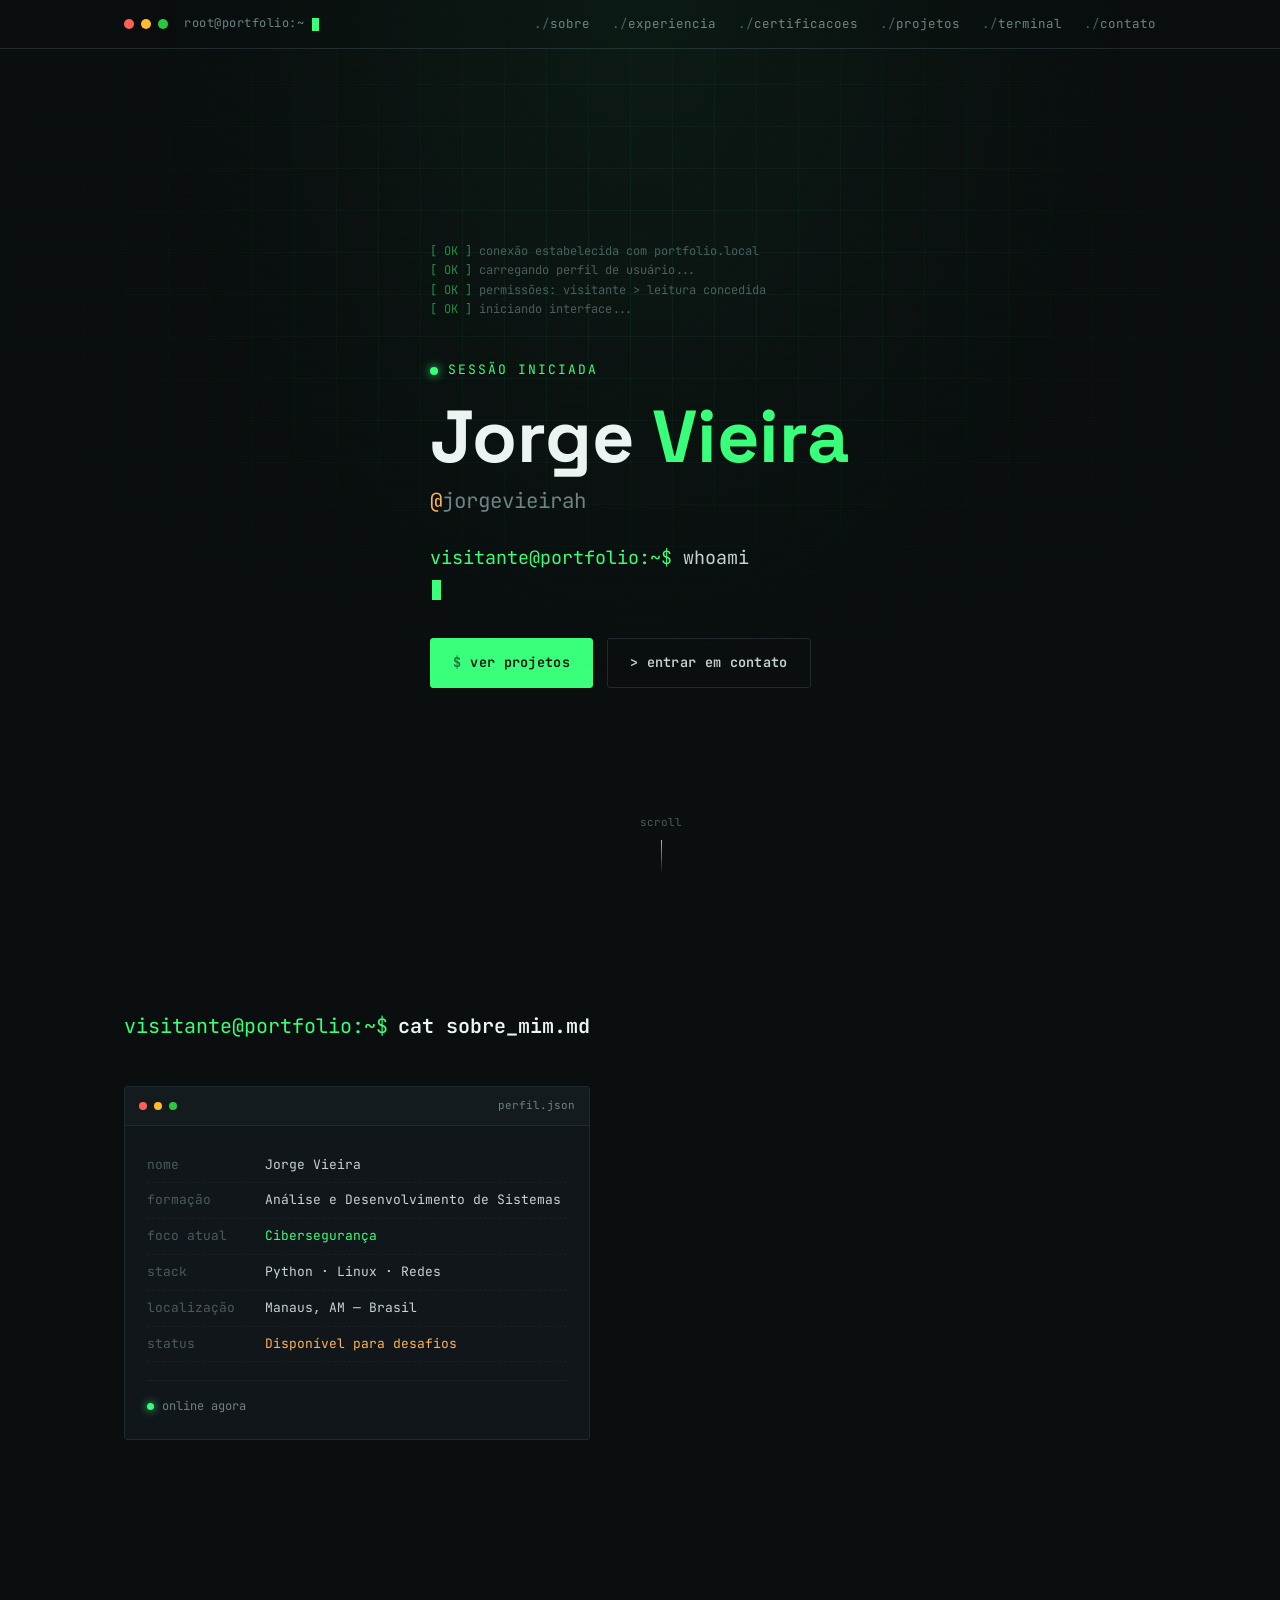
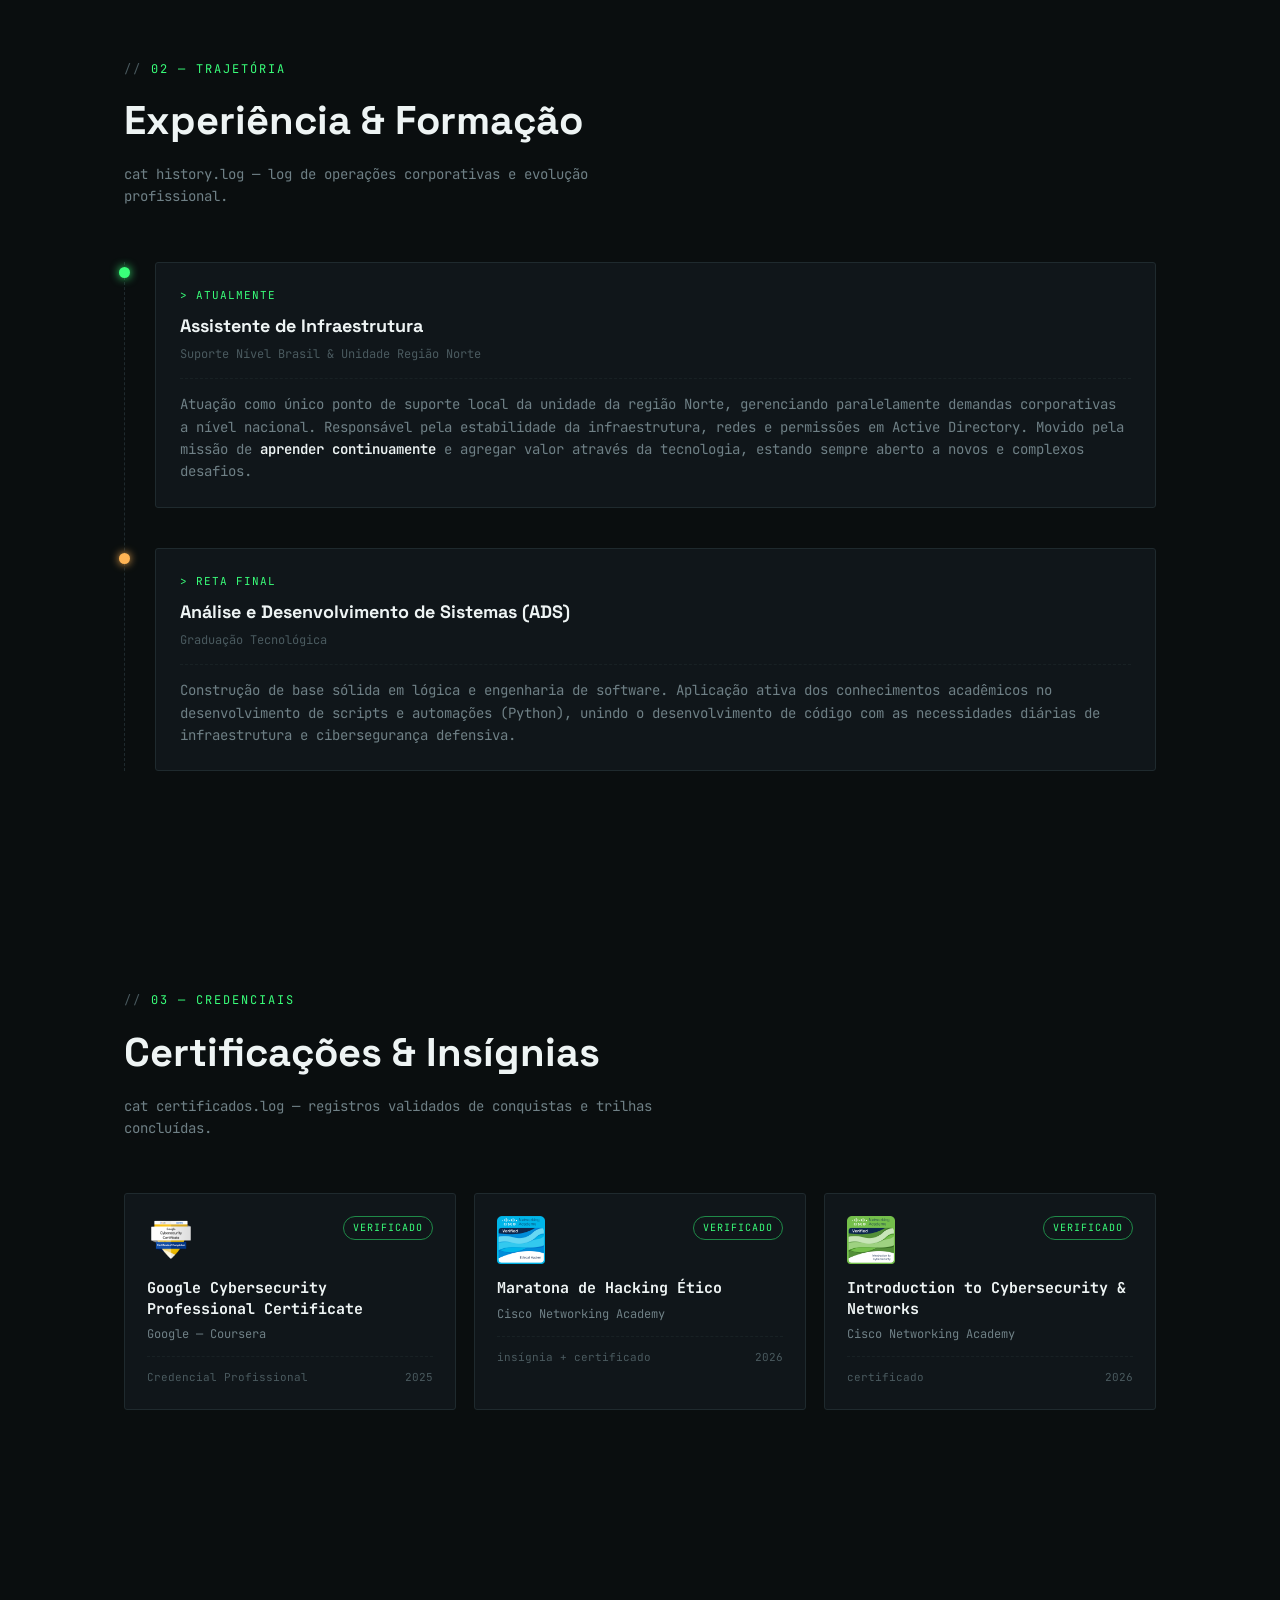
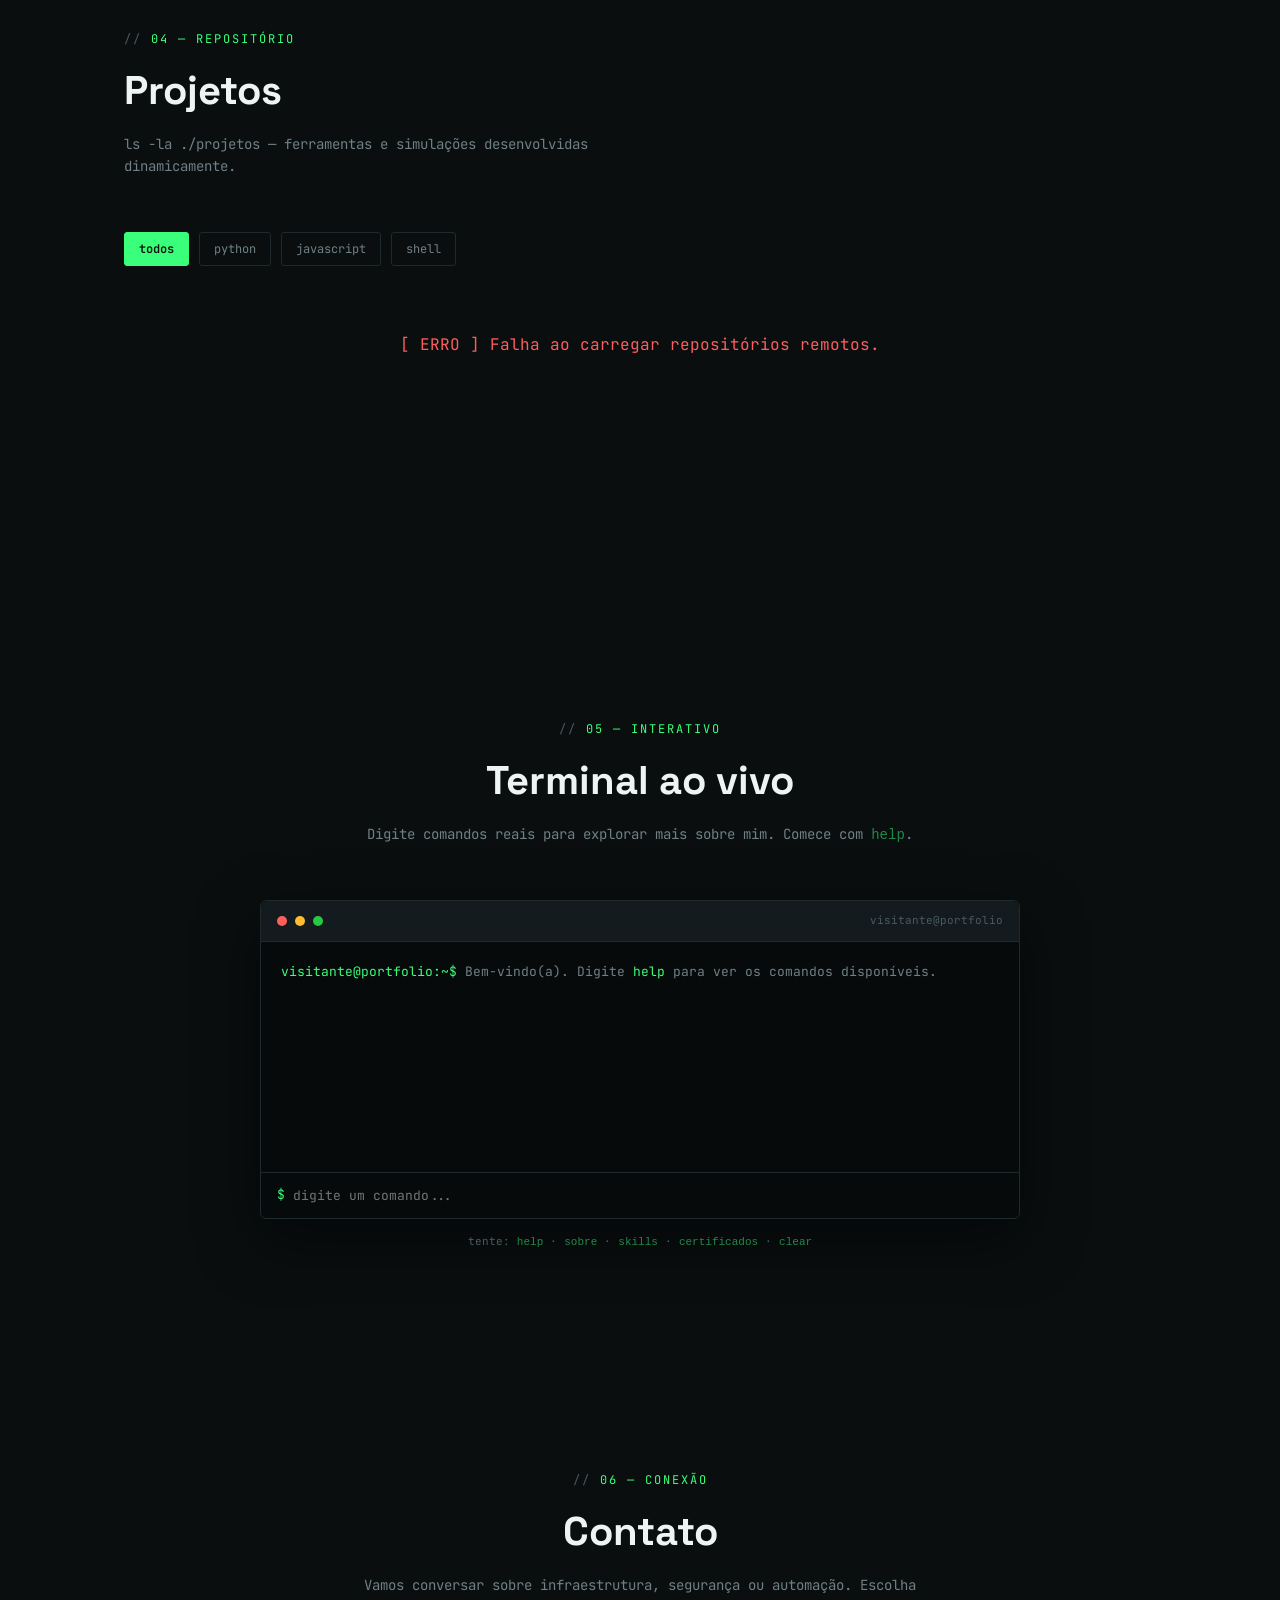
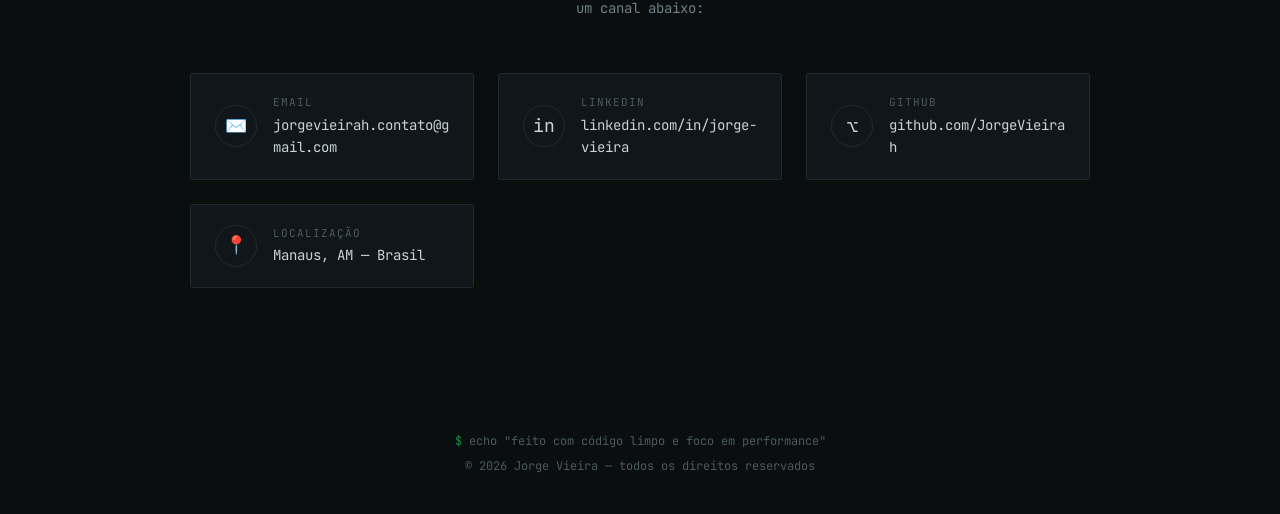
<file: Meu-portifolio/index.html>
<!DOCTYPE html>
<html lang="pt-BR">
<head>
    <meta charset="UTF-8">
    <meta name="viewport" content="width=device-width, initial-scale=1.0">
    <title>root@portfolio ~ </title>
    <meta name="description" content="Portfólio de Infraestrutura e Cibersegurança — projetos, certificações e automações.">
    <link rel="preconnect" href="https://fonts.googleapis.com">
    <link rel="preconnect" href="https://fonts.gstatic.com" crossorigin>
    <link href="https://fonts.googleapis.com/css2?family=JetBrains+Mono:wght@400;500;600;700;800&family=Space+Grotesk:wght@500;600;700&display=swap" rel="stylesheet">
    <link rel="stylesheet" href="css/style.css">
</head>
<body>

    <!-- ======================= TOPBAR ======================= -->
    <header class="termbar">
        <div class="termbar-inner">
            <div style="display:flex; align-items:center; gap:16px;">
                <div class="dots"><span class="dot r"></span><span class="dot y"></span><span class="dot g"></span></div>
                <div class="termbar-title">root@portfolio:~<span class="blinker"></span></div>
            </div>
            <nav class="navlinks" id="navlinks">
                <a href="#sobre">sobre</a>
                <a href="#experiencia">experiencia</a>
                <a href="#certificacoes">certificacoes</a>
                <a href="#projetos">projetos</a>
                <a href="#terminal">terminal</a>
                <a href="#contato">contato</a>
            </nav>
            <button class="nav-toggle" id="navToggle" aria-label="Abrir menu">≡</button>
        </div>
    </header>

    <!-- ======================= HERO ======================= -->
    <section class="hero" id="topo">
        <div class="hero-grid-bg"></div>
        <div class="wrap">
            <div class="boot-log">
                <div><span>[ OK ]</span> conexão estabelecida com portfolio.local</div>
                <div><span>[ OK ]</span> carregando perfil de usuário...</div>
                <div><span>[ OK ]</span> permissões: visitante &gt; leitura concedida</div>
                <div><span>[ OK ]</span> iniciando interface...</div>
            </div>

            <span class="hero-eyebrow">sessão iniciada</span>

            <h1>Jorge <span class="accent">Vieira</span></h1>
            <div class="hero-handle"><span class="at">@</span>jorgevieirah</div>

            <div class="typewrap">
                <span class="prompt">visitante@portfolio:~$</span> whoami<br>
                <span id="typed-role"></span><span class="caret"></span>
            </div>

            <div class="hero-cta">
                <a href="#projetos" class="btn btn-primary">ver projetos</a>
                <a href="#contato" class="btn btn-ghost">&gt; entrar em contato</a>
            </div>
        </div>

        <div class="scroll-cue"><span>scroll</span><div class="bar"></div></div>
    </section>

    <!-- ======================= SOBRE MIM ======================= -->
    <section class="about reveal" id="sobre">
        <div class="wrap">
            
            <div class="sec-head-terminal">
                <div class="terminal-prompt-line">
                    <span class="prompt">visitante@portfolio:~$</span>
                    <span class="run-command">cat sobre_mim.md</span>
                </div>
            </div>

            <div class="about-grid">
                <div class="profile-card">
                    <div class="pc-bar">
                        <span class="dot r" style="width:8px;height:8px;"></span>
                        <span class="dot y" style="width:8px;height:8px;"></span>
                        <span class="dot g" style="width:8px;height:8px;"></span>
                        <span class="f">perfil.json</span>
                    </div>
                    <div class="pc-body">
                        <div class="pc-row"><span class="pc-key">nome</span><span class="pc-val">Jorge Vieira</span></div>
                        <div class="pc-row"><span class="pc-key">formação</span><span class="pc-val">Análise e Desenvolvimento de Sistemas</span></div>
                        <div class="pc-row"><span class="pc-key">foco atual</span><span class="pc-val green">Cibersegurança</span></div>
                        <div class="pc-row"><span class="pc-key">stack</span><span class="pc-val">Python · Linux · Redes</span></div>
                        <div class="pc-row"><span class="pc-key">localização</span><span class="pc-val">Manaus, AM — Brasil</span></div>
                        <div class="pc-row"><span class="pc-key">status</span><span class="pc-val amber">Disponível para desafios</span></div>
                        <div class="status-line"><span class="status-dot"></span> online agora</div>
                    </div>
                </div>

                <div class="about-text">
                    <p>
                        Sou profissional de TI atuando na área de <strong>Infraestrutura</strong> e graduando em <strong>Análise e Desenvolvimento de Sistemas</strong>. Encaro a tecnologia com uma sede inesgotável por conhecimento; por mais que eu já tenha vivência resolvendo problemas reais no dia a dia corporativo, mantenho sempre a postura de um eterno estudante, com a missão de aplicar uma vontade constante de aprender.
                    </p>
                    <p>
                        Minha trajetória combina a prática do suporte com um mergulho profundo na <span class="hl">Cibersegurança Defensiva</span> e na análise de redes. Utilizo <strong>Python</strong> como aliado para automatizar tarefas complexas e criar scripts de filtragem de logs. Além disso, aplico meus conhecimentos em laboratórios práticos, desenhando e simulando arquiteturas de redes seguras.
                    </p>
                    <p>
                        Sou entusiasta de hardware de alto desempenho e possuo grande curiosidade pelo ecossistema <strong>Linux</strong>. Atualmente, estou desbravando o <strong>Fedora</strong> e aprendendo a dominar o <strong>Arch Linux</strong>. Gosto de "quebrar a cabeça" customizando meus próprios ambientes e gerenciadores de janelas, tarefas e aplicações. Esse processo de entender a fundo como o sistema opera reflete o meu foco principal: a evolução contínua.
                    </p>

                    <div class="skills-block">
                        <h3>Stack &amp; ferramentas</h3>
                        <div class="skill-tags">
                            <span class="tag">Python</span>
                            <span class="tag">Linux (Fedora/Arch)</span>
                            <span class="tag">Git &amp; GitHub</span>
                            <span class="tag">Active Directory</span>
                            <span class="tag amber">Cibersegurança</span>
                            <span class="tag amber">Ethical Hacking</span>
                            <span class="tag amber">Redes (Cisco Packet Tracer)</span>
                            <span class="tag">Análise de Logs</span>
                            <span class="tag">Automação de Infraestrutura</span>
                        </div>
                    </div>
                </div>
            </div>
        </div>
    </section>

    <!-- ======================= EXPERIÊNCIA / CARREIRA ======================= -->
    <section id="experiencia" class="reveal">
        <div class="wrap">
            <div class="sec-head">
                <span class="sec-tag">02 — trajetória</span>
                <h2 class="sec-title">Experiência & Formação</h2>
                <p class="sec-sub">cat history.log — log de operações corporativas e evolução profissional.</p>
            </div>

            <div class="timeline">
                <!-- Item 1: Cargo atual -->
                <div class="timeline-item">
                    <div class="timeline-dot"></div>
                    <div class="timeline-content">
                        <span class="timeline-date">Atualmente</span>
                        <h3 class="timeline-title">Assistente de Infraestrutura</h3>
                        <div class="timeline-meta">Suporte Nível Brasil & Unidade Região Norte</div>
                        <p>
                            Atuação como único ponto de suporte local da unidade da região Norte, gerenciando paralelamente demandas corporativas a nível nacional. Responsável pela estabilidade da infraestrutura, redes e permissões em Active Directory. Movido pela missão de <strong>aprender continuamente</strong> e agregar valor através da tecnologia, estando sempre aberto a novos e complexos desafios.
                        </p>
                    </div>
                </div>

                <!-- Item 2: Formação -->
                <div class="timeline-item">
                    <div class="timeline-dot" style="background: var(--amber); box-shadow: 0 0 8px var(--amber);"></div>
                    <div class="timeline-content">
                        <span class="timeline-date">Reta Final</span>
                        <h3 class="timeline-title">Análise e Desenvolvimento de Sistemas (ADS)</h3>
                        <div class="timeline-meta">Graduação Tecnológica</div>
                        <p>
                            Construção de base sólida em lógica e engenharia de software. Aplicação ativa dos conhecimentos acadêmicos no desenvolvimento de scripts e automações (Python), unindo o desenvolvimento de código com as necessidades diárias de infraestrutura e cibersegurança defensiva.
                        </p>
                    </div>
                </div>
            </div>
        </div>
    </section>

    <!-- ======================= CERTIFICAÇÕES ======================= -->
    <section class="certs reveal" id="certificacoes">
        <div class="wrap">
            <div class="sec-head">
                <span class="sec-tag">03 — credenciais</span>
                <h2 class="sec-title">Certificações &amp; Insígnias</h2>
                <p class="sec-sub">cat certificados.log — registros validados de conquistas e trilhas concluídas.</p>
            </div>

            <div class="cert-grid">
                <div class="cert-card">
                    <div class="cert-top">
                        <div class="cert-badge">
                            <img src="assets/img/google-cyber.png" alt="Insígnia Google Cybersecurity">
                        </div>
                        <span class="cert-status">verificado</span>
                    </div>
                    <h3>Google Cybersecurity Professional Certificate</h3>
                    <div class="cert-issuer">Google — Coursera</div>
                    <div class="cert-meta"><span>Credencial Profissional</span><span>2025</span></div>
                </div>

                <div class="cert-card">
                    <div class="cert-top">
                        <div class="cert-badge">
                            <img src="assets/img/cisco-hacker.png" alt="Insígnia Cisco Ethical Hacker">
                        </div>
                        <span class="cert-status">verificado</span>
                    </div>
                    <h3>Maratona de Hacking Ético</h3>
                    <div class="cert-issuer">Cisco Networking Academy</div>
                    <div class="cert-meta"><span>insígnia + certificado</span><span>2026</span></div>
                </div>

                <div class="cert-card">
                    <div class="cert-top">
                        <div class="cert-badge">
                            <img src="assets/img/cisco-intro.png" alt="Insígnia Cisco Introduction to Cybersecurity">
                        </div>
                        <span class="cert-status">verificado</span>
                    </div>
                    <h3>Introduction to Cybersecurity & Networks</h3>
                    <div class="cert-issuer">Cisco Networking Academy</div>
                    <div class="cert-meta"><span>certificado</span><span>2026</span></div>
                </div>
            </div>
        </div>
    </section>

    <!-- ======================= PROJETOS ======================= -->
    <section id="projetos" class="reveal">
        <div class="wrap">
            <div class="sec-head">
                <span class="sec-tag">04 — repositório</span>
                <h2 class="sec-title">Projetos</h2>
                <p class="sec-sub">ls -la ./projetos — ferramentas e simulações desenvolvidas dinamicamente.</p>
            </div>

            <div class="projects-toolbar">
                <button class="filter-btn active" data-filter="all">todos</button>
                <button class="filter-btn" data-filter="python">python</button>
                <button class="filter-btn" data-filter="javascript">javascript</button>
                <button class="filter-btn" data-filter="shell">shell</button>
            </div>

            <div class="proj-grid" id="projGrid">
                <div id="repo-loader" class="ln" style="grid-column: 1 / -1; text-align: center; color: var(--text-dim); padding: 2rem 0;">
                    <span class="p">$</span> buscando repositórios remotos via api.github.com...
                </div>
            </div>
        </div>
    </section>

    <!-- ======================= TERMINAL INTERATIVO ======================= -->
    <section class="term-section reveal" id="terminal">
        <div class="wrap">
            <div class="sec-head" style="text-align:center;">
                <span class="sec-tag">05 — interativo</span>
                <h2 class="sec-title">Terminal ao vivo</h2>
                <p class="sec-sub" style="margin:10px auto 0;">Digite comandos reais para explorar mais sobre mim. Comece com <code style="color:var(--green-dim);">help</code>.</p>
            </div>

            <div class="live-term">
                <div class="live-term-bar">
                    <span class="dot r"></span><span class="dot y"></span><span class="dot g"></span>
                    <span class="lt-title">visitante@portfolio</span>
                </div>
                <div class="live-term-body" id="termBody">
                    <div class="ln"><span class="p">visitante@portfolio:~$</span> <span class="out">Bem-vindo(a). Digite <span class="ok">help</span> para ver os comandos disponíveis.</span></div>
                </div>
                <form class="live-term-form" id="termForm">
                    <span class="p">$</span>
                    <input type="text" id="termInput" autocomplete="off" placeholder="digite um comando..." aria-label="Campo de comando do terminal">
                </form>
            </div>
            <p class="term-hint">tente: <code>help</code> · <code>sobre</code> · <code>skills</code> · <code>certificados</code> · <code>clear</code></p>
        </div>
    </section>

    <!-- ======================= CONTATO (Apenas Botões) ======================= -->
    <section id="contato" class="reveal">
        <div class="wrap">
            <div class="sec-head" style="text-align: center;">
                <span class="sec-tag">06 — conexão</span>
                <h2 class="sec-title">Contato</h2>
                <p class="sec-sub" style="margin: 10px auto 0;">Vamos conversar sobre infraestrutura, segurança ou automação. Escolha um canal abaixo:</p>
            </div>

            <div class="contact-grid">
                <a class="contact-item" href="mailto:jorgevieirah.contato@gmail.com">
                    <div class="ci-icon">✉️</div>
                    <div><div class="ci-label">email</div><div class="ci-value">jorgevieirah.contato@gmail.com</div></div>
                </a>
                <a class="contact-item" href="https://www.linkedin.com/in/jorge-vieira-73728a214" target="_blank" rel="noopener">
                    <div class="ci-icon">in</div>
                    <div><div class="ci-label">linkedin</div><div class="ci-value">linkedin.com/in/jorge-vieira</div></div>
                </a>
                <a class="contact-item" href="https://github.com/JorgeVieirah" target="_blank" rel="noopener">
                    <div class="ci-icon">⌥</div>
                    <div><div class="ci-label">github</div><div class="ci-value">github.com/JorgeVieirah</div></div>
                </a>
                <div class="contact-item" style="cursor:default;">
                    <div class="ci-icon">📍</div>
                    <div><div class="ci-label">localização</div><div class="ci-value">Manaus, AM — Brasil</div></div>
                </div>
            </div>
        </div>
    </section>

    <!-- ======================= FOOTER ======================= -->
    <footer>
        <div class="wrap">
            <div class="fline"><span class="green">$</span> echo "feito com código limpo e foco em performance"</div>
            <div class="fline">© <span id="year"></span> Jorge Vieira — todos os direitos reservados</div>
        </div>
    </footer>

    <button class="back-to-top" id="backToTop" aria-label="Voltar ao topo">↑</button>

    <script src="js/main.js"></script>
</body>
</html>
</file>
<file: css/style.css>
:root {
  --bg:         #0a0e0f;
  --bg-alt:     #0d1316;
  --panel:      #10161a;
  --panel-2:    #131b1f;
  --line:       #1f2a2e;
  --line-soft:  #182124;
  --text:       #c8d3d5;
  --text-dim:   #6f8086;
  --text-faint: #4a5a5f;
  --green:      #39ff7a;
  --green-dim:  #1f8a48;
  --amber:      #ffb454;
  --red:        #ff5c5c;
  --blue:       #58c4ff;
  --violet:     #b48cff;
  --strong:     #eef4f4;
  --on-green:   #06140a;
  --topbar:     rgba(10, 14, 15, 0.88);
  --term-bg:    #070a0b;
  --shadow:     rgba(0,0,0,.45);
  --scan:       rgba(255, 255, 255, 0.014);

  --mono: 'JetBrains Mono', ui-monospace, monospace;
  --disp: 'Space Grotesk', sans-serif;

  --radius: 3px;
  --maxw: 1080px;
}

[data-theme="light"] {
  --bg:         #f5f7f6;
  --bg-alt:     #edf1ef;
  --panel:      #ffffff;
  --panel-2:    #f1f4f3;
  --line:       #d3dcda;
  --line-soft:  #e2e8e6;
  --text:       #1f2b2f;
  --text-dim:   #4c5c62;
  --text-faint: #66767b;
  --green:      #0a8f45;
  --green-dim:  #0a7a3c;
  --amber:      #a8620a;
  --red:        #c93434;
  --blue:       #0b74b0;
  --violet:     #6a46d1;
  --strong:     #0f1a1d;
  --on-green:   #ffffff;
  --topbar:     rgba(245, 247, 246, 0.9);
  --term-bg:    #0f1517;
  --shadow:     rgba(20,40,40,.14);
  --scan:       rgba(0, 0, 0, 0);
}
* { box-sizing: border-box; margin: 0; padding: 0; }
html { scroll-behavior: smooth; }

body {
  background: var(--bg);
  color: var(--text);
  font-family: var(--mono);
  line-height: 1.6;
  overflow-x: hidden;
  position: relative;
}

body::before {
  content: '';
  position: fixed; inset: 0;
  pointer-events: none;
  z-index: 9999;
  background: repeating-linear-gradient(
    to bottom,
    var(--scan) 0px,
    var(--scan) 1px,
    transparent 1px,
    transparent 3px
  );
  mix-blend-mode: overlay;
}
body::after {
  content: '';
  position: fixed; inset: 0;
  pointer-events: none;
  z-index: 9998;
  background: radial-gradient(ellipse at 50% 0%, rgba(57, 255, 122, 0.05), transparent 55%);
}

::selection { background: var(--green); color: var(--on-green); }

a { color: inherit; text-decoration: none; }
ul { list-style: none; }
img { max-width: 100%; display: block; }

.wrap { max-width: var(--maxw); margin: 0 auto; padding: 0 24px; }

::-webkit-scrollbar { width: 10px; }
::-webkit-scrollbar-track { background: var(--bg); }
::-webkit-scrollbar-thumb { background: var(--line); border-radius: 6px; }
::-webkit-scrollbar-thumb:hover { background: var(--green-dim); }

a:focus-visible, button:focus-visible, input:focus-visible, textarea:focus-visible {
  outline: 2px solid var(--green);
  outline-offset: 3px;
}

@media (prefers-reduced-motion: reduce) {
  * { 
    animation-duration: 0.001ms !important; 
    animation-iteration-count: 1 !important; 
    transition-duration: 0.001ms !important; 
    scroll-behavior: auto !important; 
  }
}

/* ============================================================
   TOPBAR
   ============================================================ */
.termbar {
  position: fixed; top: 0; left: 0; right: 0;
  z-index: 500;
  background: var(--topbar);
  backdrop-filter: blur(10px);
  border-bottom: 1px solid var(--line);
}
.termbar-inner {
  max-width: var(--maxw); margin: 0 auto;
  display: flex; align-items: center; justify-content: space-between;
  padding: 12px 24px;
}
.dots { display: flex; gap: 7px; align-items: center; }
.dot { width: 10px; height: 10px; border-radius: 50%; }
.dot.r { background: #ff5f57; }
.dot.y { background: #febc2e; }
.dot.g { background: #28c840; }
.termbar-title {
  font-size: 12px; color: var(--text-dim); letter-spacing: 0.5px;
  display: flex; gap: 8px; align-items: center;
}
.termbar-title .blinker {
  width: 7px; height: 13px; background: var(--green);
  animation: blink 1.1s steps(1) infinite;
}
@keyframes blink { 50% { opacity: 0; } }

.navlinks { display: flex; gap: 22px; font-size: 12.5px; }
.navlinks a {
  color: var(--text-dim);
  position: relative;
  padding: 2px 0;
  transition: color .2s ease;
}
.navlinks a::before { content: './'; color: var(--text-faint); }
.navlinks a:hover, .navlinks a.active { color: var(--green); }
.navlinks a::after {
  content: ''; position: absolute; left: 0; bottom: -4px;
  width: 0; height: 1px; background: var(--green);
  transition: width .25s ease;
}
.navlinks a:hover::after, .navlinks a.active::after { width: 100%; }

.nav-toggle {
  display: none;
  background: none; border: 1px solid var(--line); color: var(--green);
  font-family: var(--mono); font-size: 18px; line-height: 1;
  width: 34px; height: 34px; border-radius: var(--radius);
  cursor: pointer;
}

@media (max-width: 760px) {
  .navlinks {
    position: fixed; top: 58px; left: 0; right: 0;
    background: var(--bg-alt); border-bottom: 1px solid var(--line);
    flex-direction: column; gap: 0;
    max-height: 0; overflow: hidden;
    transition: max-height .3s ease;
  }
  .navlinks.open { max-height: 320px; }
  .navlinks a { padding: 14px 24px; border-top: 1px solid var(--line-soft); }
  .navlinks a::after { display: none; }
  .nav-toggle { display: block; }
}

/* ============================================================
   HERO
   ============================================================ */
.hero {
  min-height: 100svh;
  display: flex; flex-direction: column; justify-content: center;
  padding-top: 90px; padding-bottom: 60px;
  position: relative;
}
.hero-grid-bg {
  position: absolute; inset: 0; z-index: -1;
  background-image:
    linear-gradient(rgba(57, 255, 122, 0.05) 1px, transparent 1px),
    linear-gradient(90deg, rgba(57, 255, 122, 0.05) 1px, transparent 1px);
  background-size: 42px 42px;
  -webkit-mask-image: radial-gradient(ellipse 70% 60% at 50% 30%, #000 10%, transparent 75%);
  mask-image: radial-gradient(ellipse 70% 60% at 50% 30%, #000 10%, transparent 75%);
}

.boot-log {
  font-size: 12px; color: var(--text-faint);
  margin-bottom: 28px;
  min-height: 90px;
}
.boot-log div { opacity: 0; animation: fadeUp .4s ease forwards; }
.boot-log div span { color: var(--green-dim); }
.boot-log div:nth-child(1) { animation-delay: .1s; }
.boot-log div:nth-child(2) { animation-delay: .35s; }
.boot-log div:nth-child(3) { animation-delay: .6s; }
.boot-log div:nth-child(4) { animation-delay: .85s; }
@keyframes fadeUp { from { opacity: 0; transform: translateY(4px); } to { opacity: 1; transform: translateY(0); } }

.hero-eyebrow {
  font-size: 13px; color: var(--green);
  letter-spacing: 2px; text-transform: uppercase;
  display: flex; align-items: center; gap: 10px;
  margin-bottom: 18px;
  opacity: 0; animation: fadeUp .5s ease forwards 1.1s;
}
.hero-eyebrow::before {
  content: ''; width: 8px; height: 8px; background: var(--green);
  border-radius: 50%; box-shadow: 0 0 10px var(--green);
  animation: pulse 1.8s ease-in-out infinite;
}
@keyframes pulse { 0%, 100% { opacity: 1; } 50% { opacity: .35; } }

.hero h1 {
  font-family: var(--disp);
  font-size: clamp(2.4rem, 7vw, 4.6rem);
  line-height: 1.02;
  font-weight: 700;
  color: var(--strong);
  opacity: 0; animation: fadeUp .6s ease forwards 1.25s;
}
.hero h1 .accent { color: var(--green); }

.hero-handle {
  font-size: clamp(1rem, 2.4vw, 1.3rem);
  color: var(--text-dim);
  margin-top: 10px;
  opacity: 0; animation: fadeUp .6s ease forwards 1.4s;
}
.hero-handle .at { color: var(--amber); }

.typewrap {
  margin-top: 26px;
  font-size: clamp(0.95rem, 2vw, 1.15rem);
  color: var(--text);
  min-height: 2.4em;
  opacity: 0; animation: fadeUp .6s ease forwards 1.55s;
}
.typewrap .prompt { color: var(--green); }
#typed-role { color: var(--strong); font-weight: 600; }
.caret {
  display: inline-block; width: 9px; height: 1.05em; background: var(--green);
  vertical-align: text-bottom; margin-left: 2px;
  animation: blink 1s steps(1) infinite;
}

.hero-cta {
  display: flex; gap: 14px; flex-wrap: wrap;
  margin-top: 36px;
  opacity: 0; animation: fadeUp .6s ease forwards 1.7s;
}

.btn {
  font-family: var(--mono);
  font-size: 13.5px; font-weight: 600;
  letter-spacing: 0.3px;
  padding: 13px 22px;
  border-radius: var(--radius);
  cursor: pointer;
  display: inline-flex; align-items: center; gap: 9px;
  transition: transform .18s ease, box-shadow .18s ease, background .18s ease, color .18s ease, border-color .18s ease;
  border: 1px solid transparent;
  position: relative;
  overflow: hidden;
}
.btn:active { transform: translateY(1px) scale(.98); }

.btn-primary {
  background: var(--green); color: var(--on-green); border-color: var(--green);
  box-shadow: 0 0 0 0 rgba(57, 255, 122, .5);
}
.btn-primary:hover {
  box-shadow: 0 0 24px rgba(57, 255, 122, .35);
  transform: translateY(-2px);
}
.btn-primary::before { content: '$ '; opacity: .6; }

.btn-ghost { background: transparent; color: var(--text); border-color: var(--line); }
.btn-ghost:hover {
  border-color: var(--green); color: var(--green);
  transform: translateY(-2px);
}

/* ============================================================
   HERO - LAYOUT DE DUAS COLUNAS E NEOFETCH
   ============================================================ */
.hero-content-wrapper {
  display: flex;
  align-items: center;
  justify-content: space-between;
  gap: 40px;
  width: 100%;
}

.hero-text-side {
  flex: 1;
  max-width: 580px;
}

.hero-graphic-side {
  flex: 1;
  display: flex;
  justify-content: flex-end;
  /* Animação para aparecer suavemente após os textos */
  opacity: 0; 
  animation: fadeUp .6s ease forwards 1.8s; 
}

/* Card Neofetch */
.neofetch-card {
  background: var(--panel);
  border: 1px solid var(--line);
  border-radius: var(--radius);
  overflow: hidden;
  width: 100%;
  max-width: 440px;
  box-shadow: 0 20px 50px rgba(0,0,0,0.5);
  font-family: var(--mono);
}

.nf-bar {
  display: flex; align-items: center; gap: 7px;
  padding: 10px 14px; border-bottom: 1px solid var(--line);
  background: var(--panel-2); font-size: 11px; color: var(--text-dim);
}
.nf-bar .nf-title { margin-left: auto; }

.nf-body {
  padding: 24px;
  display: flex;
  gap: 24px;
  align-items: center;
}

.nf-ascii {
  color: var(--green);
  font-weight: bold;
}
.nf-ascii pre {
  font-family: var(--mono);
  font-size: 13px;
  line-height: 1.1;
  margin: 0;
}

.nf-info {
  font-size: 13px;
  color: var(--text);
  flex: 1;
}

.nf-user {
  color: var(--green);
  font-weight: bold;
  margin-bottom: 2px;
}

.nf-divider {
  color: var(--text-faint);
  letter-spacing: 1px;
  margin-bottom: 10px;
  white-space: nowrap;
  overflow: hidden;
}

.nf-row { margin-bottom: 5px; }
.nf-key { color: var(--green); font-weight: bold; }

.nf-colors {
  display: flex; gap: 6px; margin-top: 14px;
}
.nf-colors span {
  display: inline-block; width: 14px; height: 14px; border-radius: 2px;
}

/* ============================================================
   SEÇÕES GERAIS
   ============================================================ */
section { padding: 110px 0; position: relative; }
@media (max-width: 760px) { section { padding: 80px 0; } }

.sec-head { margin-bottom: 54px; }
.sec-tag {
  font-size: 12px; color: var(--green); letter-spacing: 2px; text-transform: uppercase;
  display: block; margin-bottom: 10px;
}
.sec-tag::before { content: '// '; color: var(--text-faint); }
.sec-title {
  font-family: var(--disp); font-weight: 700;
  font-size: clamp(1.7rem, 4vw, 2.5rem);
  color: var(--strong);
}
.sec-sub { color: var(--text-dim); font-size: 14px; margin-top: 10px; max-width: 560px; }

.reveal {
  opacity: 0; transform: translateY(22px);
  transition: opacity .6s ease, transform .6s ease;
}
.reveal.in { opacity: 1; transform: translateY(0); }

/* ============================================================
   SOBRE MIM 
   ============================================================ */
.about { position: relative; }

.about-grid { 
  display: grid; 
  grid-template-columns: 1fr 1.1fr; 
  gap: 54px; 
  align-items: start; 
}

.profile-card { 
  background: var(--panel); border: 1px solid var(--line); border-radius: var(--radius); overflow: hidden; 
  opacity: 0;
  transform: translateY(20px);
  transition: opacity 0.6s ease 1.5s, transform 0.6s ease 1.5s;
  
  /* Efeito flutuante */
  position: sticky;
  top: 130px;
}
.about.in .profile-card {
  opacity: 1;
  transform: translateY(0);
}

.profile-card .pc-bar {
  display: flex; align-items: center; gap: 7px;
  padding: 10px 14px; border-bottom: 1px solid var(--line);
  background: var(--panel-2); font-size: 11px; color: var(--text-dim);
}
.profile-card .pc-bar span.f { margin-left: auto; }
.pc-body { padding: 22px; font-size: 13px; }
.pc-row { display: flex; gap: 10px; padding: 7px 0; border-bottom: 1px dashed var(--line-soft); }
.pc-row:last-child { border-bottom: none; }
.pc-key { color: var(--text-faint); min-width: 108px; }
.pc-val { color: var(--text); }
.pc-val.green { color: var(--green); }
.pc-val.amber { color: var(--amber); }
.pc-val.violet { color: var(--violet); }

.status-line {
  margin-top: 18px; padding-top: 16px; border-top: 1px solid var(--line-soft);
  display: flex; align-items: center; gap: 8px; font-size: 12px; color: var(--text-dim);
}
.status-dot {
  width: 7px; height: 7px; border-radius: 50%; background: var(--green);
  box-shadow: 0 0 8px var(--green);
  animation: pulse 1.8s ease-in-out infinite;
}

.about-text p { color: var(--text); font-size: 15px; margin-bottom: 16px; min-height: 1.5em; }
.about-text strong { color: var(--strong); font-weight: 600; }
.about-text .hl { color: var(--green); }

.skills-block { 
  margin-top: 34px; 
  opacity: 0;
  transform: translateY(15px);
  transition: opacity 0.6s ease, transform 0.6s ease;
}
.skills-block.visible {
  opacity: 1;
  transform: translateY(0);
}

.skills-block h3 {
  font-family: var(--disp); font-size: 14px; color: var(--text-dim);
  letter-spacing: 1px; text-transform: uppercase; margin-bottom: 16px;
}
.skill-tags { display: flex; flex-wrap: wrap; gap: 9px; }
.tag {
  font-size: 12px; padding: 7px 12px;
  border: 1px solid var(--line); border-radius: var(--radius);
  color: var(--text-dim);
  transition: border-color .2s ease, color .2s ease, transform .2s ease, background .2s ease;
  cursor: default;
}
.tag:hover {
  border-color: var(--green); color: var(--green);
  transform: translateY(-2px);
  background: rgba(57, 255, 122, 0.06);
}
.tag.amber:hover { border-color: var(--amber); color: var(--amber); background: rgba(255, 180, 84, 0.06); }

.sec-head-terminal { margin-bottom: 44px; }
.terminal-prompt-line { font-size: clamp(1rem, 2.2vw, 1.25rem); display: flex; gap: 10px; align-items: center; }
.terminal-prompt-line .prompt { color: var(--green); }

.run-command {
  color: var(--strong); font-weight: 600; display: inline-block;
  width: 0; overflow: hidden; white-space: nowrap; border-right: 2px solid transparent;
}
.about.in .run-command {
  animation: typeCommand 1.2s steps(17) 0.6s forwards, blinkCaret 0.4s step-end infinite alternate;
}
@keyframes typeCommand {
  from { width: 0; border-right-color: var(--green); }
  to { width: 17ch; border-right-color: transparent; }
}
@keyframes blinkCaret { 50% { border-right-color: transparent; } }

/* ============================================================
   EXPERIÊNCIA / TIMELINE
   ============================================================ */
.timeline {
    position: relative;
    padding-left: 30px;
    margin-top: 40px;
    border-left: 1px dashed var(--line);
}

.timeline-item {
    position: relative;
    margin-bottom: 40px;
}

.timeline-item:last-child {
    margin-bottom: 0;
}

.timeline-dot {
    position: absolute;
    left: -36px;
    top: 5px;
    width: 11px;
    height: 11px;
    border-radius: 50%;
    background: var(--green);
    box-shadow: 0 0 10px var(--green);
}

.timeline-content {
    background: var(--panel);
    border: 1px solid var(--line);
    border-radius: var(--radius);
    padding: 24px;
    transition: border-color 0.3s ease, transform 0.3s ease, box-shadow 0.3s ease;
}

.timeline-content:hover {
    border-color: var(--green-dim);
    transform: translateX(8px);
    box-shadow: -5px 5px 20px rgba(0,0,0,0.3);
}

.timeline-date {
    font-size: 11px;
    color: var(--green);
    font-family: var(--mono);
    letter-spacing: 1px;
    text-transform: uppercase;
    margin-bottom: 8px;
    display: block;
}

.timeline-date::before {
    content: '> ';
}

.timeline-title {
    font-size: 18px;
    color: var(--strong);
    margin-bottom: 4px;
    font-family: var(--disp);
}

.timeline-meta {
    font-size: 12px;
    color: var(--text-faint);
    margin-bottom: 14px;
    padding-bottom: 14px;
    border-bottom: 1px dashed var(--line-soft);
}

.timeline-content p {
    font-size: 14px;
    color: var(--text-dim);
    line-height: 1.6;
}

.timeline-content strong {
    color: var(--strong);
    font-weight: 600;
}

/* ============================================================
   CERTIFICAÇÕES 
   ============================================================ */
.cert-grid { display: grid; grid-template-columns: repeat(3, 1fr); gap: 18px; }
@media (max-width: 900px) { .cert-grid { grid-template-columns: repeat(2, 1fr); } }
@media (max-width: 600px) { .cert-grid { grid-template-columns: 1fr; } }

.cert-card {
  background: var(--panel); border: 1px solid var(--line); border-radius: var(--radius); padding: 22px;
  transition: transform .25s ease, border-color .25s ease, box-shadow .25s ease;
  position: relative; overflow: hidden;
}
.cert-card::before {
  content: ''; position: absolute; top: 0; left: 0; right: 0; height: 2px;
  background: linear-gradient(90deg, var(--green), transparent);
  opacity: 0; transition: opacity .25s ease;
}
.cert-card:hover {
  transform: translateY(-5px); border-color: var(--green-dim);
  box-shadow: 0 10px 30px rgba(0,0,0,.4);
}
.cert-card:hover::before { opacity: 1; }

.cert-top { 
  display: flex; 
  justify-content: space-between; 
  align-items: flex-start; 
  margin-bottom: 14px; 
}

.cert-badge {
  width: 48px; 
  height: 48px;
  display: flex; 
  align-items: center; 
  justify-content: center;
  overflow: hidden;
}
.cert-badge img {
  width: 100%;
  height: 100%;
  object-fit: contain;
}

.cert-status {
  font-size: 10px; letter-spacing: 1px; text-transform: uppercase;
  color: var(--green); border: 1px solid var(--green-dim);
  border-radius: 20px; padding: 3px 9px;
}
.cert-card h3 { font-size: 15px; color: var(--strong); margin-bottom: 6px; line-height: 1.35; }
.cert-issuer { font-size: 12px; color: var(--text-dim); margin-bottom: 12px; }
.cert-meta { font-size: 11px; color: var(--text-faint); display: flex; justify-content: space-between; border-top: 1px dashed var(--line-soft); padding-top: 12px; }

/* ============================================================
   PROJETOS
   ============================================================ */
.projects-toolbar { display: flex; gap: 10px; flex-wrap: wrap; margin-bottom: 34px; }
.filter-btn {
  font-family: var(--mono); font-size: 12px; color: var(--text-dim);
  background: transparent; border: 1px solid var(--line); border-radius: var(--radius);
  padding: 8px 14px; cursor: pointer; transition: all .2s ease;
}
.filter-btn:hover { color: var(--green); border-color: var(--green-dim); }
.filter-btn.active { background: var(--green); color: var(--on-green); border-color: var(--green); font-weight: 600; }

.proj-grid { display: grid; grid-template-columns: repeat(2, 1fr); gap: 22px; min-height: 200px; }
@media (max-width: 760px) { .proj-grid { grid-template-columns: 1fr; } }

.proj-card {
  background: var(--panel); border: 1px solid var(--line); border-radius: var(--radius);
  overflow: hidden; transition: transform .3s ease, border-color .3s ease, box-shadow .3s ease;
  display: flex; flex-direction: column;
}
.proj-card:hover {
  transform: translateY(-6px); border-color: var(--green-dim);
  box-shadow: 0 16px 36px rgba(0,0,0,.45);
}
.proj-termbar {
  display: flex; align-items: center; gap: 7px;
  padding: 9px 14px; border-bottom: 1px solid var(--line); background: var(--panel-2);
}
.proj-termbar .pdot { width: 8px; height: 8px; border-radius: 50%; }
.proj-termbar .path { margin-left: 8px; font-size: 11px; color: var(--text-faint); }

.proj-body { padding: 20px 20px 22px; flex: 1; display: flex; flex-direction: column; }
.proj-cmd { font-size: 12px; color: var(--green-dim); margin-bottom: 10px; }
.proj-cmd .p { color: var(--green); }
.proj-card h3 { font-size: 17px; color: var(--strong); margin-bottom: 10px; font-family: var(--disp); }
.proj-card p { font-size: 13.5px; color: var(--text-dim); margin-bottom: 16px; flex: 1; }

.proj-stack { display: flex; flex-wrap: wrap; gap: 7px; margin-bottom: 18px; }
.proj-stack span {
  font-size: 10.5px; color: var(--text-faint);
  border: 1px solid var(--line-soft); border-radius: 20px; padding: 3px 9px;
}

.proj-links { display: flex; gap: 12px; }
.proj-links a {
  font-size: 12px; color: var(--text); border: 1px solid var(--line);
  border-radius: var(--radius); padding: 8px 13px;
  display: inline-flex; align-items: center; gap: 6px; transition: all .2s ease;
}
.proj-links a:hover { border-color: var(--green); color: var(--green); transform: translateY(-2px); }
.proj-links a.disabled { opacity: .4; pointer-events: none; border-color: var(--line-soft); color: var(--text-faint); }

/* ============================================================
   TERMINAL INTERATIVO
   ============================================================ */
.term-section { 
  background: var(--bg-alt); 
}
.live-term {
  background: var(--term-bg); border: 1px solid var(--line); border-radius: 6px;
  max-width: 760px; margin: 0 auto; box-shadow: 0 20px 60px rgba(0,0,0,.5);
}
.live-term-bar {
  display: flex; align-items: center; gap: 8px;
  padding: 11px 16px; border-bottom: 1px solid var(--line);
  background: var(--panel-2); border-radius: 6px 6px 0 0;
}
.live-term-bar .lt-title { margin-left: auto; font-size: 11px; color: var(--text-faint); }
.live-term-body { padding: 20px; font-size: 13px; min-height: 230px; max-height: 340px; overflow-y: auto; }
.live-term-body .ln { margin-bottom: 6px; word-break: break-word; }
.live-term-body .ln .p { color: var(--green); }
.live-term-body .ln .out { color: var(--text-dim); }
.live-term-body .ln .ok { color: var(--green); }
.live-term-body .ln .warn { color: var(--amber); }
.live-term-form { display: flex; align-items: center; gap: 8px; padding: 12px 16px; border-top: 1px solid var(--line); }
.live-term-form .p { color: var(--green); font-size: 13px; }
.live-term-form input {
  flex: 1; background: transparent; border: none; outline: none;
  font-family: var(--mono); font-size: 13px; color: var(--text);
}
.term-hint { text-align: center; font-size: 11px; color: var(--text-faint); margin-top: 14px; }
.term-hint code { color: var(--green-dim); }

/* ============================================================
   CONTATO (Adaptado para Grid de Botões)
   ============================================================ */
.contact-grid { 
  display: grid; 
  grid-template-columns: repeat(auto-fit, minmax(240px, 1fr)); 
  gap: 24px; 
  max-width: 900px;
  margin: 0 auto; 
}

.contact-item {
  display: flex; align-items: center; gap: 16px; padding: 20px 24px;
  background: var(--panel); border: 1px solid var(--line); border-radius: var(--radius);
  transition: all .2s ease;
}
.contact-item:hover { 
  border-color: var(--green-dim); 
  transform: translateY(-5px); 
  box-shadow: 0 10px 30px rgba(0,0,0,.3); 
}
.ci-icon {
  width: 42px; height: 42px; border-radius: 50%;
  display: flex; align-items: center; justify-content: center;
  border: 1px solid var(--line); font-size: 18px; flex-shrink: 0;
}
.ci-label { font-size: 11px; color: var(--text-faint); text-transform: uppercase; letter-spacing: 1px; margin-bottom: 2px;}
.ci-value { font-size: 14px; color: var(--text); word-break: break-all; }
.contact-item:hover .ci-value { color: var(--green); }

/* ============================================================
   FOOTER
   ============================================================ */
footer { padding: 34px 0; text-align: center; font-size: 12px; color: var(--text-faint); }
footer .fline { margin-bottom: 6px; }
footer .fline .green { color: var(--green-dim); }

.back-to-top {
  position: fixed; right: 22px; bottom: 22px; z-index: 400;
  width: 42px; height: 42px; border-radius: 50%;
  background: var(--panel); border: 1px solid var(--line);
  color: var(--green); display: flex; align-items: center; justify-content: center;
  cursor: pointer; opacity: 0; pointer-events: none; transform: translateY(10px);
  transition: all .25s ease; font-size: 16px;
}
.back-to-top.show { opacity: 1; pointer-events: auto; transform: translateY(0); }
.back-to-top:hover { border-color: var(--green); box-shadow: 0 0 18px rgba(57, 255, 122, .3); }

/* ============================================================
   REGRAS DE RESPONSIVIDADE E CORREÇÃO DE VIEWPORT (MOBILE)
   ============================================================ */
@media (max-width: 960px) {
  .hero-content-wrapper {
    flex-direction: column;
    justify-content: center;
    margin-top: 40px;
  }
  .hero-graphic-side {
    justify-content: flex-start;
    width: 100%;
  }
  .neofetch-card { max-width: 100%; }
}

@media (max-width: 820px) {
  .about-grid {
    grid-template-columns: 1fr !important; 
    gap: 32px;
  }
  .profile-card {
    width: 100%;
    position: static; /* Remove o sticky no mobile */
  }
  .terminal-prompt-line {
    font-size: 14px;
    flex-wrap: wrap; 
  }
  .run-command {
    white-space: normal; 
    width: auto !important;
    animation: none !important; 
    border-right: none;
  }
}

@media (max-width: 760px) {
  .hero h1 { font-size: 2.5rem; }
}

@media (max-width: 480px) {
  .nf-body { flex-direction: column; align-items: flex-start; gap: 16px; }
}



/* ============================================================
   v2 — IA + SEGURANÇA + LINUX
   ============================================================ */
.hero-loc { color: var(--text-faint); font-size: 0.85em; }
.about-text .hl-violet { color: var(--violet); }

/* grupos de skills */
.skill-group { margin-bottom: 22px; }
.skill-group:last-child { margin-bottom: 0; }
.skill-group h3 { display: flex; align-items: center; gap: 9px; margin-bottom: 12px; }
.sg-dot { width: 8px; height: 8px; border-radius: 50%; display: inline-block; }
.sg-dot.green { background: var(--green); box-shadow: 0 0 8px var(--green); }
.sg-dot.amber { background: var(--amber); box-shadow: 0 0 8px var(--amber); }
.sg-dot.violet { background: var(--violet); box-shadow: 0 0 8px var(--violet); }
.tag.violet:hover { border-color: var(--violet); color: var(--violet); background: rgba(180, 140, 255, 0.07); }

/* pesquisa */
.research { background: var(--bg-alt); }
.research-grid { display: grid; grid-template-columns: 1fr 1.1fr; gap: 36px; align-items: start; }
.research-text p { font-size: 14.5px; color: var(--text); margin-bottom: 14px; }
.research-text strong { color: var(--strong); }
.research-text .rs-lead { color: var(--strong); font-size: 15.5px; border-left: 2px solid var(--violet); padding-left: 14px; }
.rs-meta { display: flex; flex-direction: column; gap: 4px; font-size: 12px; color: var(--text-faint); margin: 18px 0; }
.rs-meta span::before { content: '# '; color: var(--violet); }

.pipeline-card {
  background: var(--panel); border: 1px solid var(--line); border-radius: var(--radius);
  box-shadow: 0 16px 40px rgba(0,0,0,.35); overflow: hidden;
}
.pipeline-body { padding: 20px; display: flex; flex-direction: column; gap: 16px; }
.lane-label { font-size: 11px; color: var(--text-faint); margin-bottom: 8px; text-transform: uppercase; letter-spacing: 1px; }
.lane-label::before { content: '▸ '; color: var(--green); }
.lane-steps { display: flex; flex-wrap: wrap; align-items: center; gap: 6px; }
.step {
  font-size: 11.5px; padding: 6px 10px; border: 1px solid var(--line);
  border-radius: var(--radius); color: var(--text); background: var(--panel-2); white-space: nowrap;
}
.step.violet { border-color: var(--violet); color: var(--violet); background: rgba(180, 140, 255, 0.07); }
.step.alert { border-color: var(--amber); color: var(--amber); background: rgba(255, 180, 84, 0.07); white-space: normal; }
.arrow { color: var(--text-faint); font-size: 12px; }
.lane.merge { display: flex; flex-direction: column; align-items: center; gap: 6px; padding-top: 4px; border-top: 1px dashed var(--line-soft); }

.roadmap { border-top: 1px solid var(--line-soft); padding-top: 14px; }
.roadmap-title { font-size: 11px; color: var(--text-faint); margin-bottom: 10px; }
.roadmap-steps { list-style: none; display: grid; grid-template-columns: repeat(3, 1fr); gap: 8px; }
.roadmap-steps li {
  font-size: 11px; color: var(--text-faint); border: 1px solid var(--line-soft);
  border-radius: var(--radius); padding: 7px 9px; line-height: 1.35;
}
.roadmap-steps li > span:first-child { display: block; font-size: 10px; color: var(--text-faint); opacity: .8; }
.roadmap-steps li.done { color: var(--green-dim); border-color: var(--green-dim); }
.roadmap-steps li.done > span:first-child::after { content: ' ✓'; }
.roadmap-steps li.current { color: var(--violet); border-color: var(--violet); background: rgba(180, 140, 255, 0.07); }
.roadmap-steps li.current > span:first-child::after { content: ' ← agora'; color: var(--violet); }
html[lang="en"] .roadmap-steps li.current > span:first-child::after { content: ' ← now'; }

/* timeline */
.timeline-dot.violet { background: var(--violet); box-shadow: 0 0 10px var(--violet); }
.timeline-dot.amber { background: var(--amber); box-shadow: 0 0 10px var(--amber); }
.tl-list { margin-top: 10px; padding-left: 0; }
.tl-list li { margin-bottom: 6px; font-size: 14px; color: var(--text-dim); padding-left: 16px; position: relative; }
.tl-list li::before { content: '›'; position: absolute; left: 0; color: var(--green); }
.inline-link { color: var(--violet); border-bottom: 1px dashed var(--violet); }

/* projetos */
.proj-termbar .badge {
  margin-left: auto; font-size: 10px; padding: 2px 8px; border-radius: 20px;
  border: 1px solid var(--line); color: var(--text-dim);
}
.proj-termbar .badge.violet { border-color: var(--violet); color: var(--violet); }
.proj-card.featured { border-color: rgba(180, 140, 255, 0.45); }
.proj-card.featured:hover { border-color: var(--violet); }
.proj-links { align-items: center; }
.proj-links .wip { font-size: 11px; color: var(--amber); }
.proj-links .wip::before { content: '● '; }
.more-repos { text-align: center; margin-top: 28px; font-size: 13px; }
.more-repos a { color: var(--text-dim); border-bottom: 1px dashed var(--line); transition: color .2s ease; }
.more-repos a:hover { color: var(--green); }

.live-term-body .ln .ia { color: var(--violet); }

@media (max-width: 900px) {
  .research-grid { grid-template-columns: 1fr; }
}
@media (max-width: 520px) {
  .roadmap-steps { grid-template-columns: repeat(2, 1fr); }
  .step { white-space: normal; }
}


/* ============================================================
   v3 — controles, transições, glitch, avatar, tema claro
   ============================================================ */

/* transição suave ao trocar de tema */
html.theme-anim, html.theme-anim *, html.theme-anim *::before, html.theme-anim *::after {
  transition: background-color .4s ease, color .4s ease, border-color .4s ease, box-shadow .4s ease !important;
}

/* barra superior: controles e progresso de leitura */
.termbar { transition: background .3s ease, box-shadow .3s ease; }
.termbar-inner { transition: padding .3s ease; gap: 18px; }
.termbar.scrolled .termbar-inner { padding-top: 8px; padding-bottom: 8px; }
.termbar.scrolled { box-shadow: 0 6px 24px var(--shadow); }
.term-controls { display: flex; align-items: center; gap: 8px; }
.ctrl-btn {
  font-family: var(--mono); font-size: 11.5px; color: var(--text-dim);
  background: transparent; border: 1px solid var(--line); border-radius: var(--radius);
  height: 32px; padding: 0 10px; cursor: pointer; display: inline-flex; align-items: center; gap: 3px;
  transition: border-color .2s ease, color .2s ease;
}
.ctrl-btn:hover { border-color: var(--green); color: var(--green); }
.ctrl-btn .lang-opt { opacity: .55; transition: opacity .2s ease, color .2s ease; }
.ctrl-btn .lang-opt.on { opacity: 1; color: var(--green); font-weight: 700; }
.ctrl-btn .lang-sep { opacity: .4; }
.ctrl-btn.icon { width: 32px; padding: 0; justify-content: center; }
.ctrl-btn svg { width: 15px; height: 15px; fill: none; stroke: currentColor; stroke-width: 2; stroke-linecap: round; stroke-linejoin: round; }
[data-theme="dark"] .ico-moon, [data-theme="light"] .ico-sun { display: none; }
.scroll-progress {
  position: absolute; left: 0; right: 0; bottom: -1px; height: 2px;
  background: linear-gradient(90deg, var(--green-dim), var(--green));
  box-shadow: 0 0 10px var(--green);
  transform: scaleX(0); transform-origin: left center;
}
@media (max-width: 1100px) { .navlinks { gap: 16px; font-size: 12px; } }
@media (max-width: 760px) { .navlinks.open { max-height: 380px; } }


/* indicador de próxima seção: comando clicável que leva ao prompt do Sobre */
.next-cmd {
  position: absolute; bottom: 28px; left: 50%; transform: translateX(-50%);
  display: inline-flex; align-items: center; gap: 8px;
  font-size: 12px; color: var(--text-dim);
  border: 1px solid var(--line); border-radius: 20px; padding: 7px 14px;
  background: var(--panel);
  opacity: 0; animation: fadeUp .6s ease forwards 2s;
  transition: opacity .3s ease, transform .3s ease, border-color .2s ease, color .2s ease;
}
.next-cmd .p { color: var(--green); }
.next-cmd:hover { border-color: var(--green); color: var(--green); }
.next-cmd .caret-sm { width: 6px; height: 12px; background: var(--green); animation: blink 1.1s steps(1) infinite; }
.next-cmd .chev { width: 14px; height: 14px; fill: none; stroke: var(--green); stroke-width: 2; animation: nudge 1.6s ease-in-out infinite; }
.next-cmd.gone { opacity: 0 !important; transform: translate(-50%, 10px); pointer-events: none; }
@keyframes nudge { 0%, 100% { transform: translateY(-1px); } 50% { transform: translateY(3px); } }

/* entrada em cascata dos itens de cada seção */
.stagger > * {
  opacity: 0; transform: translateY(16px);
  transition: opacity .55s ease, transform .55s cubic-bezier(.2, .7, .2, 1);
  transition-delay: calc(var(--i, 0) * 70ms + 120ms);
}
.reveal.in .stagger > *, .skills-block.visible .stagger > * { opacity: 1; transform: none; }
.reveal { transition: opacity .7s ease, transform .7s cubic-bezier(.2, .7, .2, 1); }

/* cards de projeto: inclinação e brilho na cor da categoria */
.proj-grid { perspective: 1200px; }
.proj-card {
  --tone: var(--green);
  transform: rotateX(var(--rx, 0deg)) rotateY(var(--ry, 0deg));
  transform-style: preserve-3d;
  transition: transform .25s ease, border-color .3s ease, box-shadow .3s ease, opacity .5s ease calc(var(--i, 0) * 70ms + 120ms);
  position: relative;
}
.reveal.in .proj-grid.stagger > .proj-card { transform: rotateX(var(--rx, 0deg)) rotateY(var(--ry, 0deg)); }
.reveal.in .proj-grid.stagger > .proj-card:hover { transform: rotateX(var(--rx, 0deg)) rotateY(var(--ry, 0deg)) translateY(-4px); }
.proj-card.is-out { transition-delay: 0s !important; }
.proj-card[data-tone="violet"] { --tone: var(--violet); }
.proj-card[data-tone="amber"] { --tone: var(--amber); }
.proj-card::before {
  content: ''; position: absolute; inset: 0; pointer-events: none; opacity: 0;
  background: radial-gradient(260px circle at var(--mx, 50%) var(--my, 50%), color-mix(in srgb, var(--tone) 14%, transparent), transparent 70%);
  transition: opacity .3s ease;
}
.proj-card:hover { border-color: var(--tone); box-shadow: 0 18px 40px var(--shadow), 0 0 0 1px color-mix(in srgb, var(--tone) 35%, transparent); transform: rotateX(var(--rx, 0deg)) rotateY(var(--ry, 0deg)) translateY(-4px); }
.proj-card:hover::before { opacity: 1; }
.reveal.in .proj-grid.stagger > .proj-card.is-out, .proj-card.is-out { opacity: 0; transform: scale(.96) translateY(8px); }

/* pipeline: as etapas acendem em sequência quando a seção aparece */
.pipeline-card .step, .pipeline-card .arrow {
  opacity: .25; transform: translateY(4px);
  transition: opacity .45s ease, transform .45s ease, box-shadow .6s ease;
  transition-delay: calc(var(--i, 0) * 90ms + 300ms);
}
.research.in .pipeline-card .step, .research.in .pipeline-card .arrow { opacity: 1; transform: none; }
.research.in .pipeline-card .step.alert { animation: alertPulse 1.6s ease 2.2s 2; }
@keyframes alertPulse {
  0%, 100% { box-shadow: 0 0 0 0 rgba(255, 180, 84, 0); }
  50% { box-shadow: 0 0 0 4px rgba(255, 180, 84, .18); }
}

/* glitch: palavras que falham e trocam (PT / EN / sinônimos) */
.glitch, .glitch-name { position: relative; display: inline-block; }
.glitch.is-glitching, .glitch-name.is-glitching, .wglitch.is-glitching {
  text-shadow: 2px 0 var(--red), -2px 0 var(--blue);
  animation: jitter .12s steps(2) infinite;
}
@keyframes jitter {
  0% { transform: translate(0, 0); clip-path: inset(0 0 0 0); }
  33% { transform: translate(-1px, 1px); clip-path: inset(10% 0 35% 0); }
  66% { transform: translate(1px, -1px); clip-path: inset(55% 0 5% 0); }
  100% { transform: translate(0, 0); clip-path: inset(0 0 0 0); }
}

/* terminal ao vivo continua escuro também no tema claro */
[data-theme="light"] .live-term {
  --text: #c8d3d5; --text-dim: #8a9aa0; --text-faint: #5a6a6f;
  --green: #39ff7a; --green-dim: #1f8a48; --amber: #ffb454; --violet: #b48cff; --line: #1f2a2e; --panel-2: #131b1f;
}
[data-theme="light"] .hero-grid-bg {
  background-image: linear-gradient(rgba(10, 143, 69, 0.07) 1px, transparent 1px), linear-gradient(90deg, rgba(10, 143, 69, 0.07) 1px, transparent 1px);
}
[data-theme="light"] body::after { background: radial-gradient(ellipse at 50% 0%, rgba(10, 143, 69, 0.06), transparent 55%); }
[data-theme="light"] .btn-primary:hover { box-shadow: 0 0 20px rgba(10, 143, 69, .25); }

@media (prefers-reduced-motion: reduce) {
  .stagger > *, .pipeline-card .step, .pipeline-card .arrow { opacity: 1 !important; transform: none !important; }
  .proj-card { transform: none !important; }
}

/* ============================================================
   CONTATO — janela de terminal com a foto (glitch ao carregar)
   ============================================================ */
.contact-layout {
  display: grid; grid-template-columns: 300px minmax(0, 520px); justify-content: center; gap: 40px;
  align-items: center; max-width: 960px; margin: 0 auto;
}
.contact-layout .contact-grid { grid-template-columns: 1fr; gap: 14px; max-width: none; margin: 0; }
.contact-layout .contact-item { padding: 18px 22px; }

.photo-term {
  margin: 0; background: var(--term-bg); border: 1px solid var(--line);
  border-radius: var(--radius); overflow: hidden; box-shadow: var(--shadow);
}
.photo-term .pc-bar {
  display: flex; align-items: center; gap: 6px; padding: 10px 14px;
  border-bottom: 1px solid var(--line); font-family: var(--mono); font-size: 11px; color: var(--text-faint);
}
.photo-term .pc-bar .f { margin-left: auto; }
.pt-log { padding: 12px 16px 4px; font-family: var(--mono); font-size: 11.5px; color: var(--text-dim); min-height: 46px; }
.pt-line { opacity: 0; white-space: nowrap; }
.pt-bar { display: inline-block; width: 92px; height: 7px; border: 1px solid var(--line); vertical-align: middle; position: relative; }
.pt-bar i { position: absolute; inset: 0 auto 0 0; width: 0; background: var(--green); }
.pt-pct { color: var(--green); }

.pt-frame { position: relative; margin: 8px 16px 0; aspect-ratio: 4 / 5; overflow: hidden;
  border: 1px solid var(--line); border-radius: 6px;
  background: radial-gradient(120% 80% at 50% 25%, color-mix(in srgb, var(--green) 10%, transparent), transparent 70%), var(--bg-2, var(--bg));
}
.pt-frame::after { /* scanlines discretas */
  content: ''; position: absolute; inset: 0; pointer-events: none; opacity: .35;
  background: repeating-linear-gradient(0deg, rgba(0,0,0,.18) 0 1px, transparent 1px 3px);
}
.pt-img { position: absolute; inset: 0; opacity: 0; }
.pt-layer { position: absolute; inset: 0; background: url("../assets/img/portrait.webp") center top / cover no-repeat; }
.pt-layer.r, .pt-layer.c { opacity: 0; mix-blend-mode: screen; }
.pt-layer.r { filter: drop-shadow(0 0 0 #ff2a55) sepia(1) saturate(8) hue-rotate(-40deg); }
.pt-layer.c { filter: sepia(1) saturate(8) hue-rotate(140deg); }
.pt-scan { position: absolute; left: 0; right: 0; height: 2px; top: -4px; background: var(--green);
  box-shadow: 0 0 12px var(--green); opacity: 0; }
.pt-status { padding: 10px 16px 14px; font-family: var(--mono); font-size: 11.5px; color: var(--text-dim); opacity: 0; }
.pt-status .ok { color: var(--green); }

/* sequência: abrir → barra → foto falhando até estabilizar → OK */
.photo-term.boot .l1 { animation: ptIn .01s .2s forwards; }
.photo-term.boot .l2 { animation: ptIn .01s .7s forwards; }
.photo-term.boot .pt-bar i { animation: ptLoad 1.1s steps(12) .8s forwards; }
.photo-term.boot .pt-scan { animation: ptScan 1.3s linear 1.4s 1 forwards; }
.photo-term.boot .pt-img { animation: ptAppear 1.4s steps(1) 1.4s forwards; }
.photo-term.boot .pt-layer.base { animation: ptSlice 1.4s steps(1) 1.4s 1; }
.photo-term.boot .pt-layer.r { animation: ptSplitR 1.4s steps(1) 1.4s 1; }
.photo-term.boot .pt-layer.c { animation: ptSplitC 1.4s steps(1) 1.4s 1; }
.photo-term.boot .pt-status { animation: ptIn .01s 2.9s forwards; }

/* falhas curtas e esporádicas depois de carregada */
.photo-term.burst .pt-layer.base { animation: ptSlice .45s steps(1) 1; }
.photo-term.burst .pt-layer.r { animation: ptSplitR .45s steps(1) 1; }
.photo-term.burst .pt-layer.c { animation: ptSplitC .45s steps(1) 1; }

@keyframes ptIn { to { opacity: 1; } }
@keyframes ptLoad { to { width: 100%; } }
@keyframes ptScan { 0% { top: -4px; opacity: 1; } 95% { opacity: 1; } 100% { top: 100%; opacity: 0; } }
@keyframes ptAppear {
  0% { opacity: .0; } 8% { opacity: .7; } 14% { opacity: .1; } 22% { opacity: .9; } 30% { opacity: .3; }
  40% { opacity: 1; } 52% { opacity: .5; } 60%,100% { opacity: 1; }
}
@keyframes ptSlice {
  0%   { clip-path: inset(10% 0 70% 0); transform: translateX(-14px); }
  10%  { clip-path: inset(55% 0 20% 0); transform: translateX(10px); }
  20%  { clip-path: inset(0 0 0 0);     transform: translateX(0); filter: contrast(1.6) brightness(1.3); }
  30%  { clip-path: inset(30% 0 45% 0); transform: translateX(-8px); filter: none; }
  42%  { clip-path: inset(70% 0 5% 0);  transform: translateX(6px); }
  55%  { clip-path: inset(0 0 0 0);     transform: translateX(-3px); }
  68%  { clip-path: inset(40% 0 38% 0); transform: translateX(4px); }
  80%,100% { clip-path: inset(0 0 0 0); transform: none; }
}
@keyframes ptSplitR {
  0%  { opacity: .8; transform: translate(-6px, 0); clip-path: inset(20% 0 50% 0); }
  25% { opacity: .6; transform: translate(5px, 1px); clip-path: inset(60% 0 10% 0); }
  50% { opacity: .7; transform: translate(-3px, 0); clip-path: inset(5% 0 75% 0); }
  75%,100% { opacity: 0; transform: none; }
}
@keyframes ptSplitC {
  0%  { opacity: .7; transform: translate(6px, 0); clip-path: inset(45% 0 30% 0); }
  25% { opacity: .5; transform: translate(-5px, -1px); clip-path: inset(10% 0 65% 0); }
  50% { opacity: .6; transform: translate(4px, 0); clip-path: inset(70% 0 8% 0); }
  75%,100% { opacity: 0; transform: none; }
}
.photo-term.done .pt-line, .photo-term.done .pt-status, .photo-term.done .pt-img { opacity: 1; }
.photo-term.done .pt-bar i { width: 100%; }

@media (max-width: 820px) {
  .contact-layout { grid-template-columns: 1fr; }
  .photo-term { max-width: 300px; margin: 0 auto; width: 100%; }
}
@media (prefers-reduced-motion: reduce) {
  .photo-term .pt-line, .photo-term .pt-status, .photo-term .pt-img { opacity: 1 !important; animation: none !important; }
  .photo-term .pt-bar i { width: 100%; animation: none !important; }
  .photo-term .pt-layer, .photo-term .pt-scan { animation: none !important; }
}

.wglitch { display: inline-block; color: var(--green); }
.wglitch.is-glitching { color: inherit; }
</file>
<file: Meu-portifolio/css/style.css>
:root {
  --bg:         #0a0e0f;
  --bg-alt:     #0d1316;
  --panel:      #10161a;
  --panel-2:    #131b1f;
  --line:       #1f2a2e;
  --line-soft:  #182124;
  --text:       #c8d3d5;
  --text-dim:   #6f8086;
  --text-faint: #4a5a5f;
  --green:      #39ff7a;
  --green-dim:  #1f8a48;
  --amber:      #ffb454;
  --red:        #ff5c5c;
  --blue:       #58c4ff;

  --mono: 'JetBrains Mono', ui-monospace, monospace;
  --disp: 'Space Grotesk', sans-serif;

  --radius: 3px;
  --maxw: 1080px;
}

* { box-sizing: border-box; margin: 0; padding: 0; }
html { scroll-behavior: smooth; }

body {
  background: var(--bg);
  color: var(--text);
  font-family: var(--mono);
  line-height: 1.6;
  overflow-x: hidden;
  position: relative;
}

body::before {
  content: '';
  position: fixed; inset: 0;
  pointer-events: none;
  z-index: 9999;
  background: repeating-linear-gradient(
    to bottom,
    rgba(255, 255, 255, 0.014) 0px,
    rgba(255, 255, 255, 0.014) 1px,
    transparent 1px,
    transparent 3px
  );
  mix-blend-mode: overlay;
}
body::after {
  content: '';
  position: fixed; inset: 0;
  pointer-events: none;
  z-index: 9998;
  background: radial-gradient(ellipse at 50% 0%, rgba(57, 255, 122, 0.05), transparent 55%);
}

::selection { background: var(--green); color: #06140a; }

a { color: inherit; text-decoration: none; }
ul { list-style: none; }
img { max-width: 100%; display: block; }

.wrap { max-width: var(--maxw); margin: 0 auto; padding: 0 24px; }

::-webkit-scrollbar { width: 10px; }
::-webkit-scrollbar-track { background: var(--bg); }
::-webkit-scrollbar-thumb { background: var(--line); border-radius: 6px; }
::-webkit-scrollbar-thumb:hover { background: var(--green-dim); }

a:focus-visible, button:focus-visible, input:focus-visible, textarea:focus-visible {
  outline: 2px solid var(--green);
  outline-offset: 3px;
}

@media (prefers-reduced-motion: reduce) {
  * { 
    animation-duration: 0.001ms !important; 
    animation-iteration-count: 1 !important; 
    transition-duration: 0.001ms !important; 
    scroll-behavior: auto !important; 
  }
}

/* ============================================================
   TOPBAR
   ============================================================ */
.termbar {
  position: fixed; top: 0; left: 0; right: 0;
  z-index: 500;
  background: rgba(10, 14, 15, 0.88);
  backdrop-filter: blur(10px);
  border-bottom: 1px solid var(--line);
}
.termbar-inner {
  max-width: var(--maxw); margin: 0 auto;
  display: flex; align-items: center; justify-content: space-between;
  padding: 12px 24px;
}
.dots { display: flex; gap: 7px; align-items: center; }
.dot { width: 10px; height: 10px; border-radius: 50%; }
.dot.r { background: #ff5f57; }
.dot.y { background: #febc2e; }
.dot.g { background: #28c840; }
.termbar-title {
  font-size: 12px; color: var(--text-dim); letter-spacing: 0.5px;
  display: flex; gap: 8px; align-items: center;
}
.termbar-title .blinker {
  width: 7px; height: 13px; background: var(--green);
  animation: blink 1.1s steps(1) infinite;
}
@keyframes blink { 50% { opacity: 0; } }

.navlinks { display: flex; gap: 22px; font-size: 12.5px; }
.navlinks a {
  color: var(--text-dim);
  position: relative;
  padding: 2px 0;
  transition: color .2s ease;
}
.navlinks a::before { content: './'; color: var(--text-faint); }
.navlinks a:hover, .navlinks a.active { color: var(--green); }
.navlinks a::after {
  content: ''; position: absolute; left: 0; bottom: -4px;
  width: 0; height: 1px; background: var(--green);
  transition: width .25s ease;
}
.navlinks a:hover::after, .navlinks a.active::after { width: 100%; }

.nav-toggle {
  display: none;
  background: none; border: 1px solid var(--line); color: var(--green);
  font-family: var(--mono); font-size: 18px; line-height: 1;
  width: 34px; height: 34px; border-radius: var(--radius);
  cursor: pointer;
}

@media (max-width: 760px) {
  .navlinks {
    position: fixed; top: 49px; left: 0; right: 0;
    background: var(--bg-alt); border-bottom: 1px solid var(--line);
    flex-direction: column; gap: 0;
    max-height: 0; overflow: hidden;
    transition: max-height .3s ease;
  }
  .navlinks.open { max-height: 320px; }
  .navlinks a { padding: 14px 24px; border-top: 1px solid var(--line-soft); }
  .navlinks a::after { display: none; }
  .nav-toggle { display: block; }
}

/* ============================================================
   HERO
   ============================================================ */
.hero {
  min-height: 100svh;
  display: flex; flex-direction: column; justify-content: center;
  padding-top: 90px; padding-bottom: 60px;
  position: relative;
}
.hero-grid-bg {
  position: absolute; inset: 0; z-index: -1;
  background-image:
    linear-gradient(rgba(57, 255, 122, 0.05) 1px, transparent 1px),
    linear-gradient(90deg, rgba(57, 255, 122, 0.05) 1px, transparent 1px);
  background-size: 42px 42px;
  -webkit-mask-image: radial-gradient(ellipse 70% 60% at 50% 30%, #000 10%, transparent 75%);
  mask-image: radial-gradient(ellipse 70% 60% at 50% 30%, #000 10%, transparent 75%);
}

.boot-log {
  font-size: 12px; color: var(--text-faint);
  margin-bottom: 28px;
  min-height: 90px;
}
.boot-log div { opacity: 0; animation: fadeUp .4s ease forwards; }
.boot-log div span { color: var(--green-dim); }
.boot-log div:nth-child(1) { animation-delay: .1s; }
.boot-log div:nth-child(2) { animation-delay: .35s; }
.boot-log div:nth-child(3) { animation-delay: .6s; }
.boot-log div:nth-child(4) { animation-delay: .85s; }
@keyframes fadeUp { from { opacity: 0; transform: translateY(4px); } to { opacity: 1; transform: translateY(0); } }

.hero-eyebrow {
  font-size: 13px; color: var(--green);
  letter-spacing: 2px; text-transform: uppercase;
  display: flex; align-items: center; gap: 10px;
  margin-bottom: 18px;
  opacity: 0; animation: fadeUp .5s ease forwards 1.1s;
}
.hero-eyebrow::before {
  content: ''; width: 8px; height: 8px; background: var(--green);
  border-radius: 50%; box-shadow: 0 0 10px var(--green);
  animation: pulse 1.8s ease-in-out infinite;
}
@keyframes pulse { 0%, 100% { opacity: 1; } 50% { opacity: .35; } }

.hero h1 {
  font-family: var(--disp);
  font-size: clamp(2.4rem, 7vw, 4.6rem);
  line-height: 1.02;
  font-weight: 700;
  color: #eef4f4;
  opacity: 0; animation: fadeUp .6s ease forwards 1.25s;
}
.hero h1 .accent { color: var(--green); }

.hero-handle {
  font-size: clamp(1rem, 2.4vw, 1.3rem);
  color: var(--text-dim);
  margin-top: 10px;
  opacity: 0; animation: fadeUp .6s ease forwards 1.4s;
}
.hero-handle .at { color: var(--amber); }

.typewrap {
  margin-top: 26px;
  font-size: clamp(0.95rem, 2vw, 1.15rem);
  color: var(--text);
  min-height: 2.4em;
  opacity: 0; animation: fadeUp .6s ease forwards 1.55s;
}
.typewrap .prompt { color: var(--green); }
#typed-role { color: #eef4f4; font-weight: 600; }
.caret {
  display: inline-block; width: 9px; height: 1.05em; background: var(--green);
  vertical-align: text-bottom; margin-left: 2px;
  animation: blink 1s steps(1) infinite;
}

.hero-cta {
  display: flex; gap: 14px; flex-wrap: wrap;
  margin-top: 36px;
  opacity: 0; animation: fadeUp .6s ease forwards 1.7s;
}

.btn {
  font-family: var(--mono);
  font-size: 13.5px; font-weight: 600;
  letter-spacing: 0.3px;
  padding: 13px 22px;
  border-radius: var(--radius);
  cursor: pointer;
  display: inline-flex; align-items: center; gap: 9px;
  transition: transform .18s ease, box-shadow .18s ease, background .18s ease, color .18s ease, border-color .18s ease;
  border: 1px solid transparent;
  position: relative;
  overflow: hidden;
}
.btn:active { transform: translateY(1px) scale(.98); }

.btn-primary {
  background: var(--green); color: #06140a; border-color: var(--green);
  box-shadow: 0 0 0 0 rgba(57, 255, 122, .5);
}
.btn-primary:hover {
  box-shadow: 0 0 24px rgba(57, 255, 122, .35);
  transform: translateY(-2px);
}
.btn-primary::before { content: '$ '; opacity: .6; }

.btn-ghost { background: transparent; color: var(--text); border-color: var(--line); }
.btn-ghost:hover {
  border-color: var(--green); color: var(--green);
  transform: translateY(-2px);
}

.scroll-cue {
  position: absolute; bottom: 26px; left: 50%; transform: translateX(-50%);
  font-size: 11px; color: var(--text-faint);
  display: flex; flex-direction: column; align-items: center; gap: 8px;
  opacity: 0; animation: fadeUp .6s ease forwards 2s;
}
.scroll-cue .bar {
  width: 1px; height: 34px; background: linear-gradient(var(--green), transparent);
  animation: scrollPulse 1.6s ease-in-out infinite;
}
@keyframes scrollPulse { 
  0% { transform: scaleY(0); transform-origin: top; } 
  50% { transform: scaleY(1); transform-origin: top; } 
  51% { transform-origin: bottom; } 
  100% { transform: scaleY(0); transform-origin: bottom; } 
}

/* ============================================================
   SEÇÕES GERAIS
   ============================================================ */
section { padding: 110px 0; position: relative; }
@media (max-width: 760px) { section { padding: 80px 0; } }

.sec-head { margin-bottom: 54px; }
.sec-tag {
  font-size: 12px; color: var(--green); letter-spacing: 2px; text-transform: uppercase;
  display: block; margin-bottom: 10px;
}
.sec-tag::before { content: '// '; color: var(--text-faint); }
.sec-title {
  font-family: var(--disp); font-weight: 700;
  font-size: clamp(1.7rem, 4vw, 2.5rem);
  color: #eef4f4;
}
.sec-sub { color: var(--text-dim); font-size: 14px; margin-top: 10px; max-width: 560px; }

.reveal {
  opacity: 0; transform: translateY(22px);
  transition: opacity .6s ease, transform .6s ease;
}
.reveal.in { opacity: 1; transform: translateY(0); }

/* ============================================================
   SOBRE MIM 
   ============================================================ */
.about { position: relative; }

.about-grid { 
  display: grid; 
  grid-template-columns: 1fr 1.1fr; 
  gap: 54px; 
  align-items: start; 
}

.profile-card { 
  background: var(--panel); border: 1px solid var(--line); border-radius: var(--radius); overflow: hidden; 
  opacity: 0;
  transform: translateY(20px);
  transition: opacity 0.6s ease 1.5s, transform 0.6s ease 1.5s;
}
.about.in .profile-card {
  opacity: 1;
  transform: translateY(0);
}

.profile-card .pc-bar {
  display: flex; align-items: center; gap: 7px;
  padding: 10px 14px; border-bottom: 1px solid var(--line);
  background: var(--panel-2); font-size: 11px; color: var(--text-dim);
}
.profile-card .pc-bar span.f { margin-left: auto; }
.pc-body { padding: 22px; font-size: 13px; }
.pc-row { display: flex; gap: 10px; padding: 7px 0; border-bottom: 1px dashed var(--line-soft); }
.pc-row:last-child { border-bottom: none; }
.pc-key { color: var(--text-faint); min-width: 108px; }
.pc-val { color: var(--text); }
.pc-val.green { color: var(--green); }
.pc-val.amber { color: var(--amber); }

.status-line {
  margin-top: 18px; padding-top: 16px; border-top: 1px solid var(--line-soft);
  display: flex; align-items: center; gap: 8px; font-size: 12px; color: var(--text-dim);
}
.status-dot {
  width: 7px; height: 7px; border-radius: 50%; background: var(--green);
  box-shadow: 0 0 8px var(--green);
  animation: pulse 1.8s ease-in-out infinite;
}

.about-text p { color: var(--text); font-size: 15px; margin-bottom: 16px; min-height: 1.5em; }
.about-text strong { color: #eef4f4; font-weight: 600; }
.about-text .hl { color: var(--green); }

.skills-block { 
  margin-top: 34px; 
  opacity: 0;
  transform: translateY(15px);
  transition: opacity 0.6s ease, transform 0.6s ease;
}
.skills-block.visible {
  opacity: 1;
  transform: translateY(0);
}

.skills-block h3 {
  font-family: var(--disp); font-size: 14px; color: var(--text-dim);
  letter-spacing: 1px; text-transform: uppercase; margin-bottom: 16px;
}
.skill-tags { display: flex; flex-wrap: wrap; gap: 9px; }
.tag {
  font-size: 12px; padding: 7px 12px;
  border: 1px solid var(--line); border-radius: var(--radius);
  color: var(--text-dim);
  transition: border-color .2s ease, color .2s ease, transform .2s ease, background .2s ease;
  cursor: default;
}
.tag:hover {
  border-color: var(--green); color: var(--green);
  transform: translateY(-2px);
  background: rgba(57, 255, 122, 0.06);
}
.tag.amber:hover { border-color: var(--amber); color: var(--amber); background: rgba(255, 180, 84, 0.06); }

.sec-head-terminal { margin-bottom: 44px; }
.terminal-prompt-line { font-size: clamp(1rem, 2.2vw, 1.25rem); display: flex; gap: 10px; align-items: center; }
.terminal-prompt-line .prompt { color: var(--green); }

.run-command {
  color: #eef4f4; font-weight: 600; display: inline-block;
  width: 0; overflow: hidden; white-space: nowrap; border-right: 2px solid transparent;
}
.about.in .run-command {
  animation: typeCommand 1.2s steps(17) 0.6s forwards, blinkCaret 0.4s step-end infinite alternate;
}
@keyframes typeCommand {
  from { width: 0; border-right-color: var(--green); }
  to { width: 17ch; border-right-color: transparent; }
}
@keyframes blinkCaret { 50% { border-right-color: transparent; } }

/* ============================================================
   EXPERIÊNCIA / TIMELINE
   ============================================================ */
.timeline {
    position: relative;
    padding-left: 30px;
    margin-top: 40px;
    border-left: 1px dashed var(--line);
}

.timeline-item {
    position: relative;
    margin-bottom: 40px;
}

.timeline-item:last-child {
    margin-bottom: 0;
}

.timeline-dot {
    position: absolute;
    left: -36px;
    top: 5px;
    width: 11px;
    height: 11px;
    border-radius: 50%;
    background: var(--green);
    box-shadow: 0 0 10px var(--green);
}

.timeline-content {
    background: var(--panel);
    border: 1px solid var(--line);
    border-radius: var(--radius);
    padding: 24px;
    transition: border-color 0.3s ease, transform 0.3s ease, box-shadow 0.3s ease;
}

.timeline-content:hover {
    border-color: var(--green-dim);
    transform: translateX(8px);
    box-shadow: -5px 5px 20px rgba(0,0,0,0.3);
}

.timeline-date {
    font-size: 11px;
    color: var(--green);
    font-family: var(--mono);
    letter-spacing: 1px;
    text-transform: uppercase;
    margin-bottom: 8px;
    display: block;
}

.timeline-date::before {
    content: '> ';
}

.timeline-title {
    font-size: 18px;
    color: #eef4f4;
    margin-bottom: 4px;
    font-family: var(--disp);
}

.timeline-meta {
    font-size: 12px;
    color: var(--text-faint);
    margin-bottom: 14px;
    padding-bottom: 14px;
    border-bottom: 1px dashed var(--line-soft);
}

.timeline-content p {
    font-size: 14px;
    color: var(--text-dim);
    line-height: 1.6;
}

.timeline-content strong {
    color: #eef4f4;
    font-weight: 600;
}

/* ============================================================
   CERTIFICAÇÕES 
   ============================================================ */
.cert-grid { display: grid; grid-template-columns: repeat(3, 1fr); gap: 18px; }
@media (max-width: 900px) { .cert-grid { grid-template-columns: repeat(2, 1fr); } }
@media (max-width: 600px) { .cert-grid { grid-template-columns: 1fr; } }

.cert-card {
  background: var(--panel); border: 1px solid var(--line); border-radius: var(--radius); padding: 22px;
  transition: transform .25s ease, border-color .25s ease, box-shadow .25s ease;
  position: relative; overflow: hidden;
}
.cert-card::before {
  content: ''; position: absolute; top: 0; left: 0; right: 0; height: 2px;
  background: linear-gradient(90deg, var(--green), transparent);
  opacity: 0; transition: opacity .25s ease;
}
.cert-card:hover {
  transform: translateY(-5px); border-color: var(--green-dim);
  box-shadow: 0 10px 30px rgba(0,0,0,.4);
}
.cert-card:hover::before { opacity: 1; }

.cert-top { 
  display: flex; 
  justify-content: space-between; 
  align-items: flex-start; 
  margin-bottom: 14px; 
}

.cert-badge {
  width: 48px; 
  height: 48px;
  display: flex; 
  align-items: center; 
  justify-content: center;
  overflow: hidden;
}
.cert-badge img {
  width: 100%;
  height: 100%;
  object-fit: contain;
}

.cert-status {
  font-size: 10px; letter-spacing: 1px; text-transform: uppercase;
  color: var(--green); border: 1px solid var(--green-dim);
  border-radius: 20px; padding: 3px 9px;
}
.cert-card h3 { font-size: 15px; color: #eef4f4; margin-bottom: 6px; line-height: 1.35; }
.cert-issuer { font-size: 12px; color: var(--text-dim); margin-bottom: 12px; }
.cert-meta { font-size: 11px; color: var(--text-faint); display: flex; justify-content: space-between; border-top: 1px dashed var(--line-soft); padding-top: 12px; }

/* ============================================================
   PROJETOS
   ============================================================ */
.projects-toolbar { display: flex; gap: 10px; flex-wrap: wrap; margin-bottom: 34px; }
.filter-btn {
  font-family: var(--mono); font-size: 12px; color: var(--text-dim);
  background: transparent; border: 1px solid var(--line); border-radius: var(--radius);
  padding: 8px 14px; cursor: pointer; transition: all .2s ease;
}
.filter-btn:hover { color: var(--green); border-color: var(--green-dim); }
.filter-btn.active { background: var(--green); color: #06140a; border-color: var(--green); font-weight: 600; }

.proj-grid { display: grid; grid-template-columns: repeat(2, 1fr); gap: 22px; min-height: 200px; }
@media (max-width: 760px) { .proj-grid { grid-template-columns: 1fr; } }

.proj-card {
  background: var(--panel); border: 1px solid var(--line); border-radius: var(--radius);
  overflow: hidden; transition: transform .3s ease, border-color .3s ease, box-shadow .3s ease;
  display: flex; flex-direction: column;
}
.proj-card:hover {
  transform: translateY(-6px); border-color: var(--green-dim);
  box-shadow: 0 16px 36px rgba(0,0,0,.45);
}
.proj-termbar {
  display: flex; align-items: center; gap: 7px;
  padding: 9px 14px; border-bottom: 1px solid var(--line); background: var(--panel-2);
}
.proj-termbar .pdot { width: 8px; height: 8px; border-radius: 50%; }
.proj-termbar .path { margin-left: 8px; font-size: 11px; color: var(--text-faint); }

.proj-body { padding: 20px 20px 22px; flex: 1; display: flex; flex-direction: column; }
.proj-cmd { font-size: 12px; color: var(--green-dim); margin-bottom: 10px; }
.proj-cmd .p { color: var(--green); }
.proj-card h3 { font-size: 17px; color: #eef4f4; margin-bottom: 10px; font-family: var(--disp); text-transform: capitalize; }
.proj-card p { font-size: 13.5px; color: var(--text-dim); margin-bottom: 16px; flex: 1; }

.proj-stack { display: flex; flex-wrap: wrap; gap: 7px; margin-bottom: 18px; }
.proj-stack span {
  font-size: 10.5px; color: var(--text-faint);
  border: 1px solid var(--line-soft); border-radius: 20px; padding: 3px 9px;
}

.proj-links { display: flex; gap: 12px; }
.proj-links a {
  font-size: 12px; color: var(--text); border: 1px solid var(--line);
  border-radius: var(--radius); padding: 8px 13px;
  display: inline-flex; align-items: center; gap: 6px; transition: all .2s ease;
}
.proj-links a:hover { border-color: var(--green); color: var(--green); transform: translateY(-2px); }
.proj-links a.disabled { opacity: .4; pointer-events: none; border-color: var(--line-soft); color: var(--text-faint); }

/* ============================================================
   TERMINAL INTERATIVO
   ============================================================ */
.live-term {
  background: #070a0b; border: 1px solid var(--line); border-radius: 6px;
  max-width: 760px; margin: 0 auto; box-shadow: 0 20px 60px rgba(0,0,0,.5);
}
.live-term-bar {
  display: flex; align-items: center; gap: 8px;
  padding: 11px 16px; border-bottom: 1px solid var(--line);
  background: var(--panel-2); border-radius: 6px 6px 0 0;
}
.live-term-bar .lt-title { margin-left: auto; font-size: 11px; color: var(--text-faint); }
.live-term-body { padding: 20px; font-size: 13px; min-height: 230px; max-height: 340px; overflow-y: auto; }
.live-term-body .ln { margin-bottom: 6px; word-break: break-word; }
.live-term-body .ln .p { color: var(--green); }
.live-term-body .ln .out { color: var(--text-dim); }
.live-term-body .ln .ok { color: var(--green); }
.live-term-body .ln .warn { color: var(--amber); }
.live-term-form { display: flex; align-items: center; gap: 8px; padding: 12px 16px; border-top: 1px solid var(--line); }
.live-term-form .p { color: var(--green); font-size: 13px; }
.live-term-form input {
  flex: 1; background: transparent; border: none; outline: none;
  font-family: var(--mono); font-size: 13px; color: var(--text);
}
.term-hint { text-align: center; font-size: 11px; color: var(--text-faint); margin-top: 14px; }
.term-hint code { color: var(--green-dim); }

/* ============================================================
   CONTATO (Adaptado para Grid de Botões)
   ============================================================ */
.contact-grid { 
  display: grid; 
  grid-template-columns: repeat(auto-fit, minmax(240px, 1fr)); 
  gap: 24px; 
  max-width: 900px;
  margin: 0 auto; 
}

.contact-item {
  display: flex; align-items: center; gap: 16px; padding: 20px 24px;
  background: var(--panel); border: 1px solid var(--line); border-radius: var(--radius);
  transition: all .2s ease;
}
.contact-item:hover { 
  border-color: var(--green-dim); 
  transform: translateY(-5px); 
  box-shadow: 0 10px 30px rgba(0,0,0,.3); 
}
.ci-icon {
  width: 42px; height: 42px; border-radius: 50%;
  display: flex; align-items: center; justify-content: center;
  border: 1px solid var(--line); font-size: 18px; flex-shrink: 0;
}
.ci-label { font-size: 11px; color: var(--text-faint); text-transform: uppercase; letter-spacing: 1px; margin-bottom: 2px;}
.ci-value { font-size: 14px; color: var(--text); word-break: break-all; }
.contact-item:hover .ci-value { color: var(--green); }

/* ============================================================
   FOOTER
   ============================================================ */
footer { padding: 34px 0; text-align: center; font-size: 12px; color: var(--text-faint); }
footer .fline { margin-bottom: 6px; }
footer .fline .green { color: var(--green-dim); }

.back-to-top {
  position: fixed; right: 22px; bottom: 22px; z-index: 400;
  width: 42px; height: 42px; border-radius: 50%;
  background: var(--panel); border: 1px solid var(--line);
  color: var(--green); display: flex; align-items: center; justify-content: center;
  cursor: pointer; opacity: 0; pointer-events: none; transform: translateY(10px);
  transition: all .25s ease; font-size: 16px;
}
.back-to-top.show { opacity: 1; pointer-events: auto; transform: translateY(0); }
.back-to-top:hover { border-color: var(--green); box-shadow: 0 0 18px rgba(57, 255, 122, .3); }

/* ============================================================
   REGRAS DE RESPONSIVIDADE E CORREÇÃO DE VIEWPORT (MOBILE)
   ============================================================ */
@media (max-width: 820px) {
  .about-grid {
    grid-template-columns: 1fr !important; 
    gap: 32px;
  }

  .profile-card {
    width: 100%;
  }

  .terminal-prompt-line {
    font-size: 14px;
    flex-wrap: wrap; 
  }

  .run-command {
    white-space: normal; 
    width: auto !important;
    animation: none !important; 
    border-right: none;
  }
}

@media (max-width: 760px) {
  .hero-content h1 { font-size: 2.5rem; }
}
</file>
